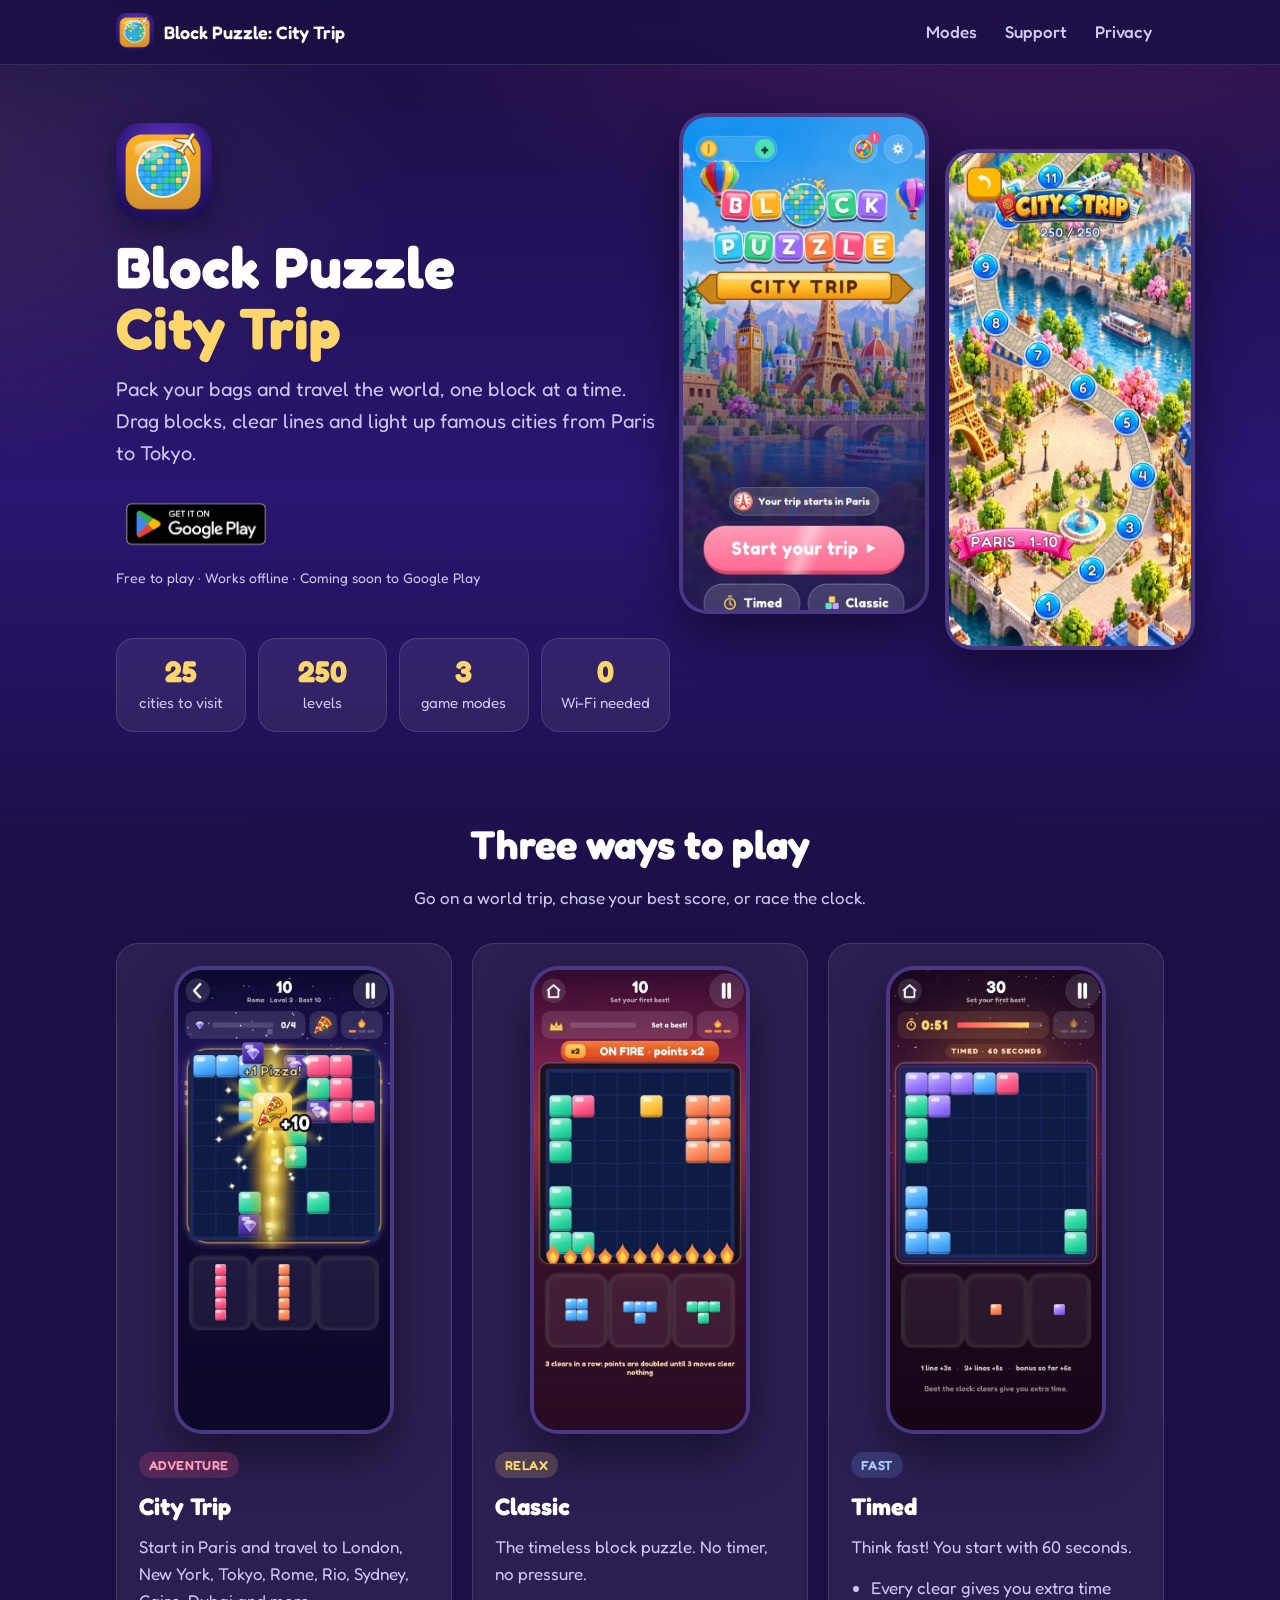
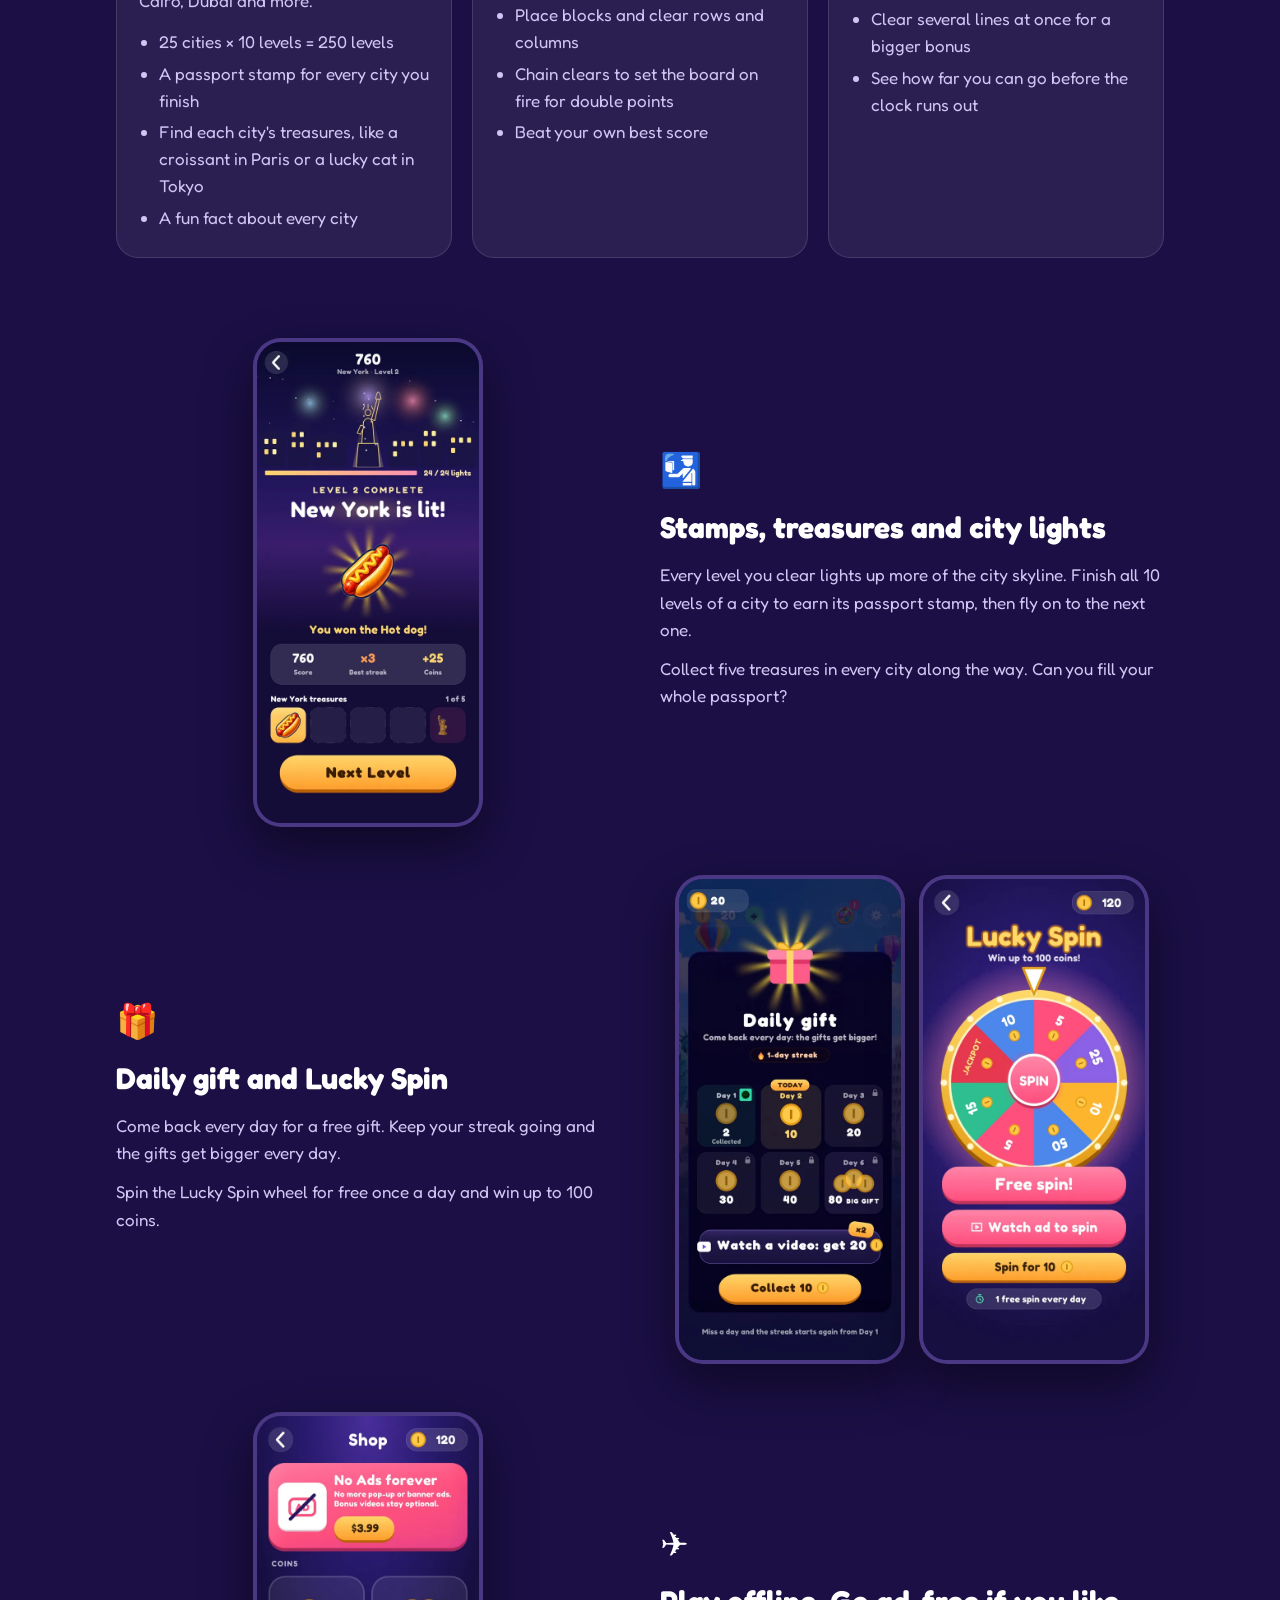
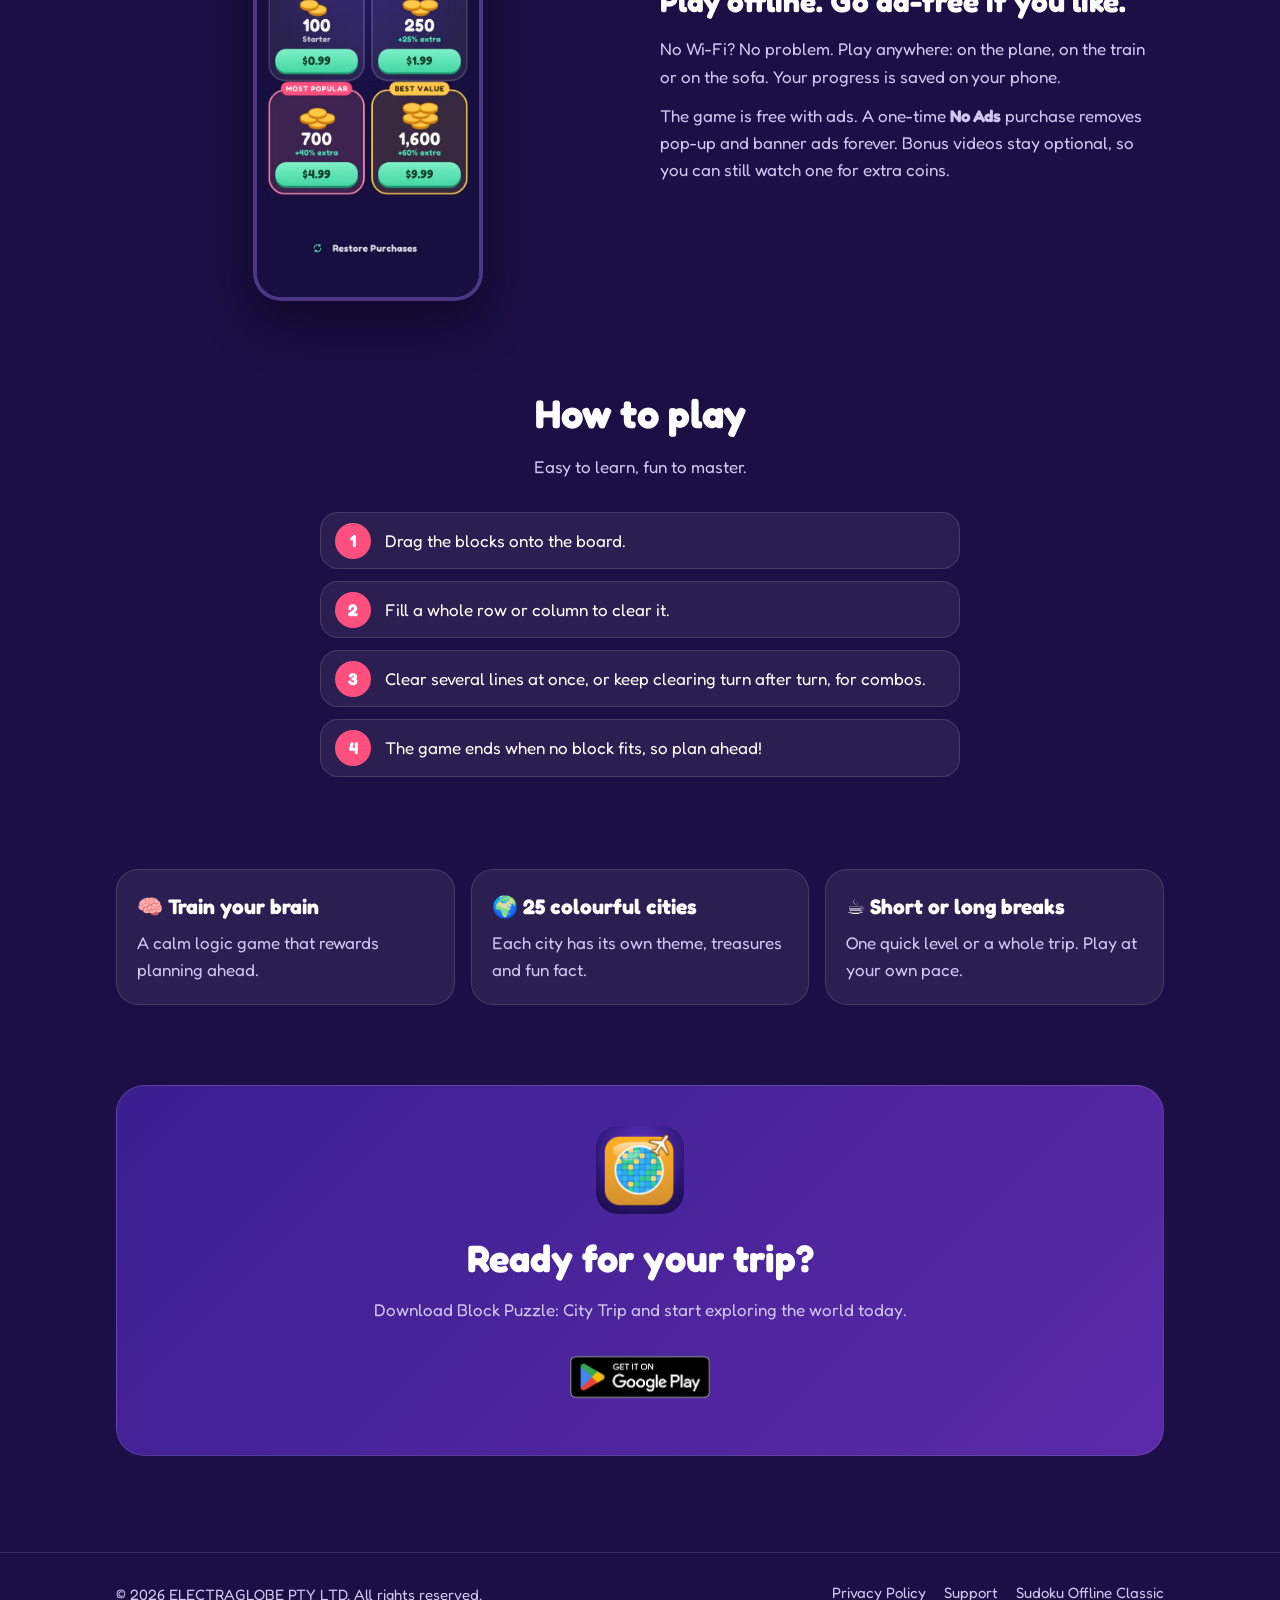
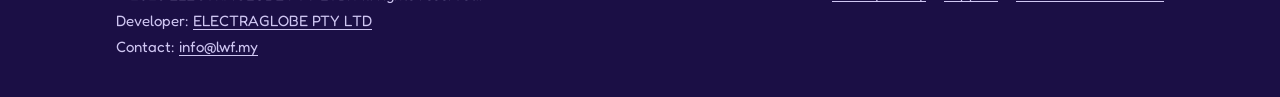
<file: block-puzzle/index.html>
<!DOCTYPE html>
<html lang="en">
<head>
  <meta charset="UTF-8">
  <meta name="viewport" content="width=device-width, initial-scale=1.0">
  <title>Block Puzzle: City Trip - Travel the World, One Block at a Time</title>
  <meta name="description" content="Block Puzzle: City Trip is a relaxing block puzzle game with a travel twist. 25 cities, 250 levels, passport stamps, Classic and Timed modes, daily gifts and offline play.">
  <meta name="robots" content="index, follow">
  <meta name="theme-color" content="#1b0f45">
  <link rel="canonical" href="https://sudokuofflineclassic.com/block-puzzle/">
  <meta property="og:type" content="website">
  <meta property="og:title" content="Block Puzzle: City Trip">
  <meta property="og:description" content="Travel the world one block at a time. 25 cities, 250 levels, play offline.">
  <meta property="og:url" content="https://sudokuofflineclassic.com/block-puzzle/">
  <meta property="og:image" content="https://sudokuofflineclassic.com/block-puzzle/img/og.jpg">
  <meta name="twitter:card" content="summary_large_image">
  <link rel="icon" type="image/png" sizes="32x32" href="img/icon-32.png">
  <link rel="apple-touch-icon" href="img/icon-180.png">
  <link rel="preconnect" href="https://fonts.googleapis.com">
  <link rel="preconnect" href="https://fonts.gstatic.com" crossorigin>
  <link href="https://fonts.googleapis.com/css2?family=Fredoka:wght@400;500;600;700&display=swap" rel="stylesheet">
  <link rel="stylesheet" href="style.css">
  <script type="application/ld+json">
  {
    "@context": "https://schema.org",
    "@type": "MobileApplication",
    "name": "Block Puzzle: City Trip",
    "operatingSystem": "Android",
    "applicationCategory": "GameApplication",
    "offers": { "@type": "Offer", "price": "0", "priceCurrency": "USD" },
    "author": { "@type": "Organization", "name": "ELECTRAGLOBE PTY LTD", "url": "https://electraglobe.com/" }
  }
  </script>
</head>
<body>

  <header class="bp-header">
    <div class="wrap">
      <a href="./" class="bp-brand" aria-label="Block Puzzle: City Trip home">
        <img src="img/icon-180.png" alt="" width="38" height="38">
        <span>Block Puzzle: City Trip</span>
      </a>
      <nav class="bp-nav" aria-label="Block Puzzle pages">
        <a href="#modes" class="hide-sm">Modes</a>
        <a href="support.html">Support</a>
        <a href="privacy.html">Privacy</a>
      </nav>
    </div>
  </header>

  <main>
    <section class="hero">
      <div class="wrap">
        <div>
          <img class="hero__icon" src="img/icon-512.png" alt="Block Puzzle: City Trip app icon" width="96" height="96">
          <h1>Block Puzzle <span>City Trip</span></h1>
          <p class="lead">Pack your bags and travel the world, one block at a time. Drag blocks, clear lines and light up famous cities from Paris to Tokyo.</p>
          <div class="hero__cta">
            <a class="play-badge" href="https://play.google.com/store/apps/details?id=com.blockpuzzle.citytrip" target="_blank" rel="noopener noreferrer" aria-label="Get it on Google Play">
              <img src="../assets/google-play-badge.png" alt="Get it on Google Play" width="161" height="62">
            </a>
          </div>
          <p class="hero__note">Free to play &middot; Works offline &middot; Coming soon to Google Play</p>
        </div>
        <div class="hero__phones">
          <img class="phone" src="img/home.webp" alt="Block Puzzle: City Trip home screen with Start your trip, Timed and Classic buttons" width="540" height="1110">
          <img class="phone" src="img/map.webp" alt="City Trip map of Paris with levels 1 to 10" width="540" height="1110">
        </div>
      </div>
      <div class="wrap">
        <div class="stats">
          <div class="stat"><b>25</b><span>cities to visit</span></div>
          <div class="stat"><b>250</b><span>levels</span></div>
          <div class="stat"><b>3</b><span>game modes</span></div>
          <div class="stat"><b>0</b><span>Wi-Fi needed</span></div>
        </div>
      </div>
    </section>

    <section id="modes">
      <div class="wrap">
        <h2 class="section-title">Three ways to play</h2>
        <p class="section-sub">Go on a world trip, chase your best score, or race the clock.</p>
        <div class="modes">
          <article class="mode">
            <img class="phone" src="img/treasure.webp" alt="A City Trip level in Rome where the player finds a pizza treasure" width="540" height="1170" loading="lazy">
            <span class="tag tag--pink">Adventure</span>
            <h3>City Trip</h3>
            <p>Start in Paris and travel to London, New York, Tokyo, Rome, Rio, Sydney, Cairo, Dubai and more.</p>
            <ul>
              <li>25 cities &times; 10 levels = 250 levels</li>
              <li>A passport stamp for every city you finish</li>
              <li>Find each city's treasures, like a croissant in Paris or a lucky cat in Tokyo</li>
              <li>A fun fact about every city</li>
            </ul>
          </article>
          <article class="mode">
            <img class="phone" src="img/classic.webp" alt="Classic mode with the board on fire for double points" width="540" height="1170" loading="lazy">
            <span class="tag tag--gold">Relax</span>
            <h3>Classic</h3>
            <p>The timeless block puzzle. No timer, no pressure.</p>
            <ul>
              <li>Place blocks and clear rows and columns</li>
              <li>Chain clears to set the board on fire for double points</li>
              <li>Beat your own best score</li>
            </ul>
          </article>
          <article class="mode">
            <img class="phone" src="img/timed.webp" alt="Timed mode with a 60 second clock" width="540" height="1170" loading="lazy">
            <span class="tag tag--blue">Fast</span>
            <h3>Timed</h3>
            <p>Think fast! You start with 60 seconds.</p>
            <ul>
              <li>Every clear gives you extra time</li>
              <li>Clear several lines at once for a bigger bonus</li>
              <li>See how far you can go before the clock runs out</li>
            </ul>
          </article>
        </div>
      </div>
    </section>

    <section>
      <div class="wrap">
        <div class="feature">
          <div class="feature__media">
            <img class="phone" src="img/city-lit.webp" alt="Level complete: New York is lit, you won the hot dog" width="540" height="1170" loading="lazy">
          </div>
          <div>
            <span class="emoji" aria-hidden="true">🛂</span>
            <h3>Stamps, treasures and city lights</h3>
            <p>Every level you clear lights up more of the city skyline. Finish all 10 levels of a city to earn its passport stamp, then fly on to the next one.</p>
            <p>Collect five treasures in every city along the way. Can you fill your whole passport?</p>
          </div>
        </div>

        <div class="feature feature--flip">
          <div class="feature__media">
            <img class="phone" src="img/daily-gift.webp" alt="Daily gift calendar with growing rewards each day" width="540" height="1170" loading="lazy">
            <img class="phone" src="img/lucky-spin.webp" alt="Lucky Spin wheel with coin prizes" width="540" height="1170" loading="lazy">
          </div>
          <div>
            <span class="emoji" aria-hidden="true">🎁</span>
            <h3>Daily gift and Lucky Spin</h3>
            <p>Come back every day for a free gift. Keep your streak going and the gifts get bigger every day.</p>
            <p>Spin the Lucky Spin wheel for free once a day and win up to 100 coins.</p>
          </div>
        </div>

        <div class="feature">
          <div class="feature__media">
            <img class="phone" src="img/shop.webp" alt="Shop with No Ads forever and coin packs" width="540" height="1170" loading="lazy">
          </div>
          <div>
            <span class="emoji" aria-hidden="true">✈️</span>
            <h3>Play offline. Go ad-free if you like.</h3>
            <p>No Wi-Fi? No problem. Play anywhere: on the plane, on the train or on the sofa. Your progress is saved on your phone.</p>
            <p>The game is free with ads. A one-time <strong>No Ads</strong> purchase removes pop-up and banner ads forever. Bonus videos stay optional, so you can still watch one for extra coins.</p>
          </div>
        </div>
      </div>
    </section>

    <section>
      <div class="wrap">
        <h2 class="section-title">How to play</h2>
        <p class="section-sub">Easy to learn, fun to master.</p>
        <ol class="steps">
          <li>Drag the blocks onto the board.</li>
          <li>Fill a whole row or column to clear it.</li>
          <li>Clear several lines at once, or keep clearing turn after turn, for combos.</li>
          <li>The game ends when no block fits, so plan ahead!</li>
        </ol>
      </div>
    </section>

    <section>
      <div class="wrap">
        <div class="cards">
          <div class="card"><h3>🧠 Train your brain</h3><p>A calm logic game that rewards planning ahead.</p></div>
          <div class="card"><h3>🌍 25 colourful cities</h3><p>Each city has its own theme, treasures and fun fact.</p></div>
          <div class="card"><h3>☕ Short or long breaks</h3><p>One quick level or a whole trip. Play at your own pace.</p></div>
        </div>
      </div>
    </section>

    <section id="download">
      <div class="wrap">
        <div class="band">
          <img class="band__icon" src="img/icon-180.png" alt="" width="88" height="88">
          <h2>Ready for your trip?</h2>
          <p>Download Block Puzzle: City Trip and start exploring the world today.</p>
          <a class="play-badge" href="https://play.google.com/store/apps/details?id=com.blockpuzzle.citytrip" target="_blank" rel="noopener noreferrer" aria-label="Get it on Google Play">
            <img src="../assets/google-play-badge.png" alt="Get it on Google Play" width="161" height="62">
          </a>
        </div>
      </div>
    </section>
  </main>

  <footer class="bp-footer">
    <div class="wrap">
      <div>
        <p>&copy; 2026 ELECTRAGLOBE PTY LTD. All rights reserved.</p>
        <p>Developer: <a href="https://electraglobe.com/" target="_blank" rel="noopener noreferrer">ELECTRAGLOBE PTY LTD</a></p>
        <p>Contact: <a href="mailto:info@lwf.my">info@lwf.my</a></p>
      </div>
      <nav aria-label="Footer">
        <a href="privacy.html">Privacy Policy</a>
        <a href="support.html">Support</a>
        <a href="/">Sudoku Offline Classic</a>
      </nav>
    </div>
  </footer>

</body>
</html>
</file>
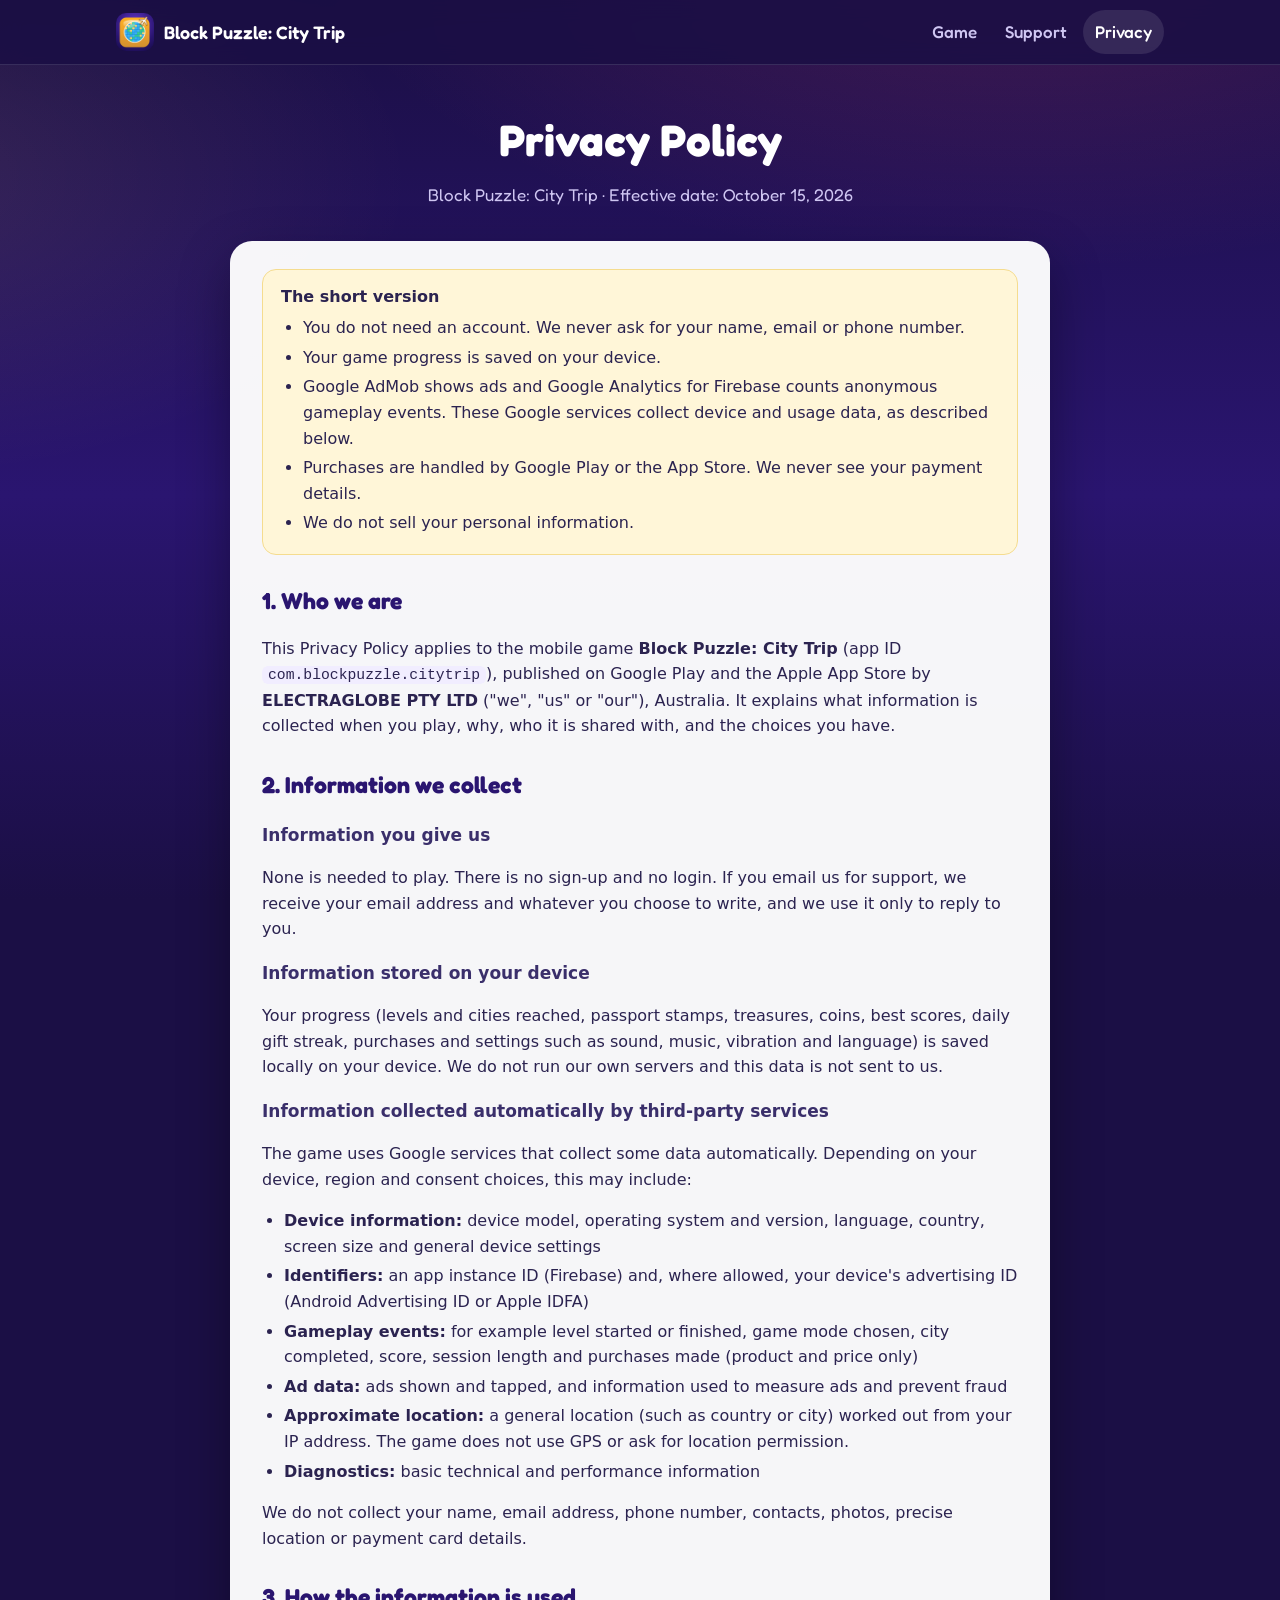
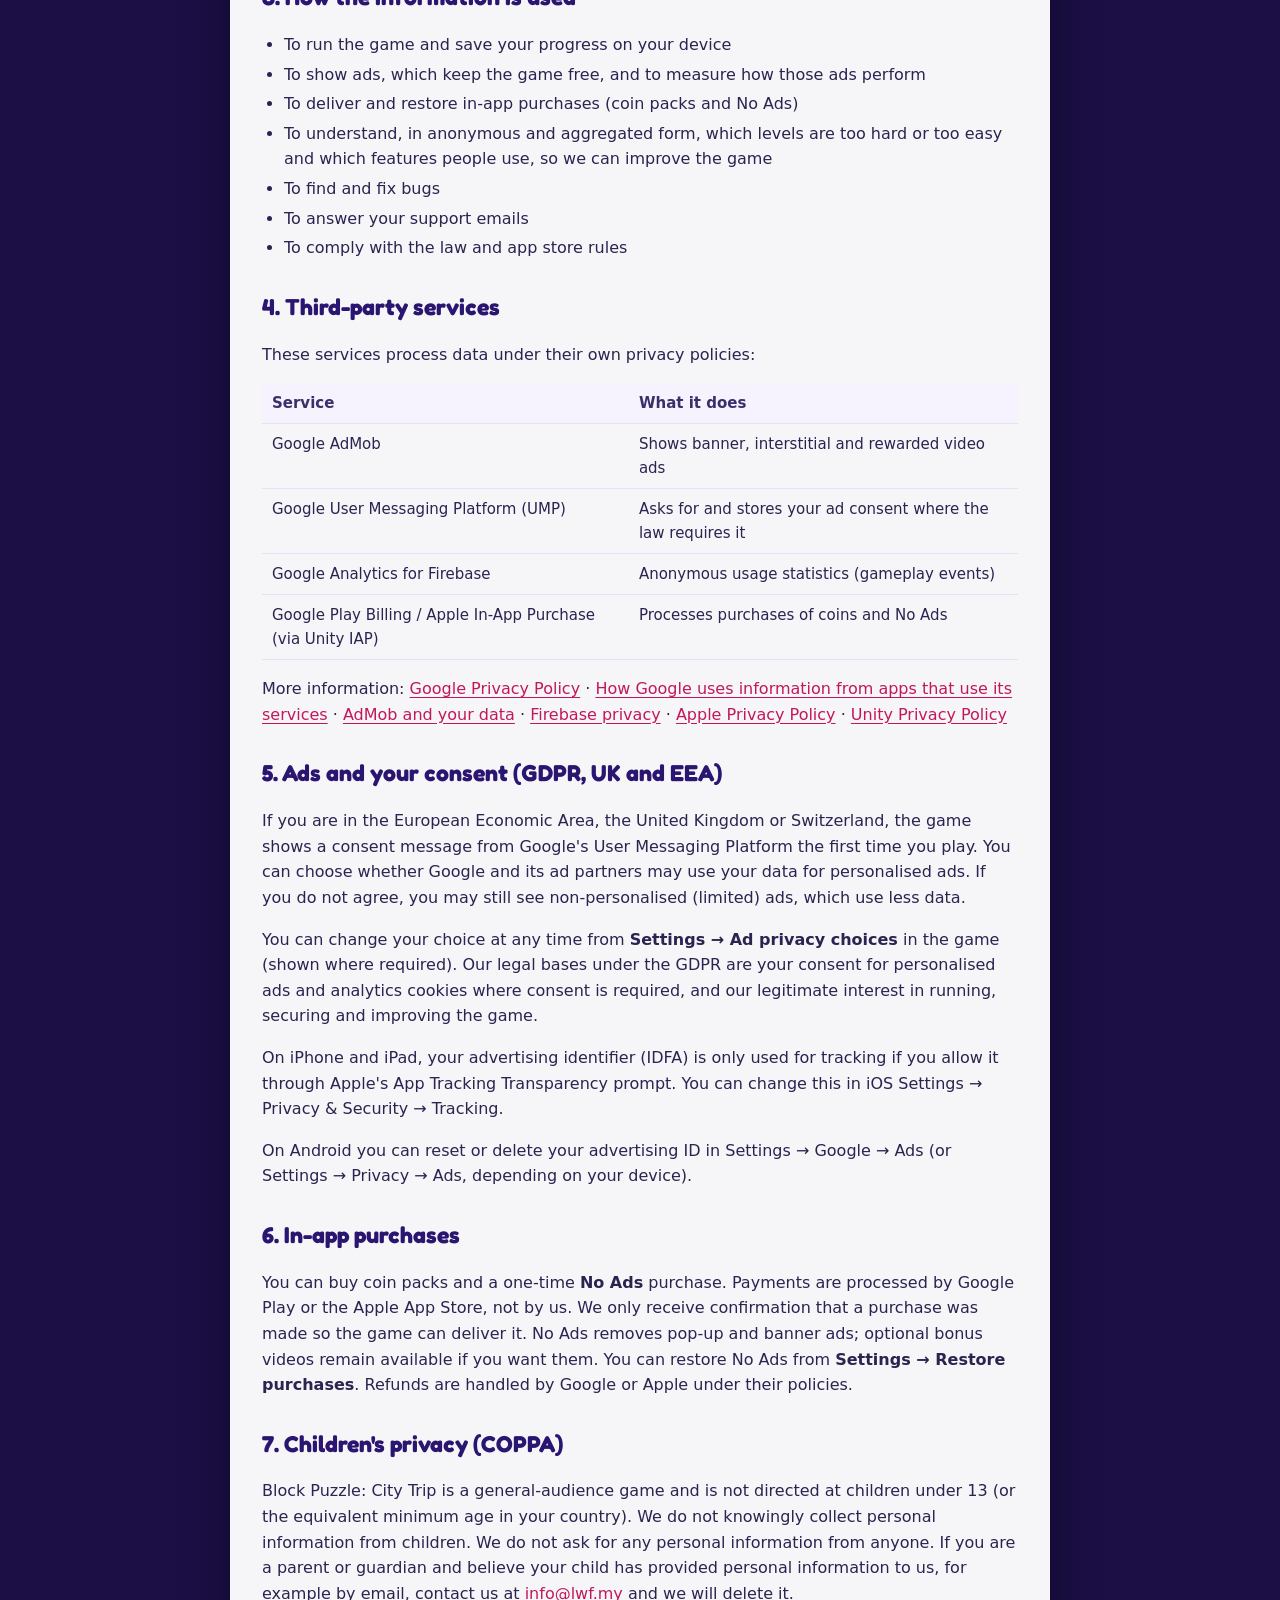
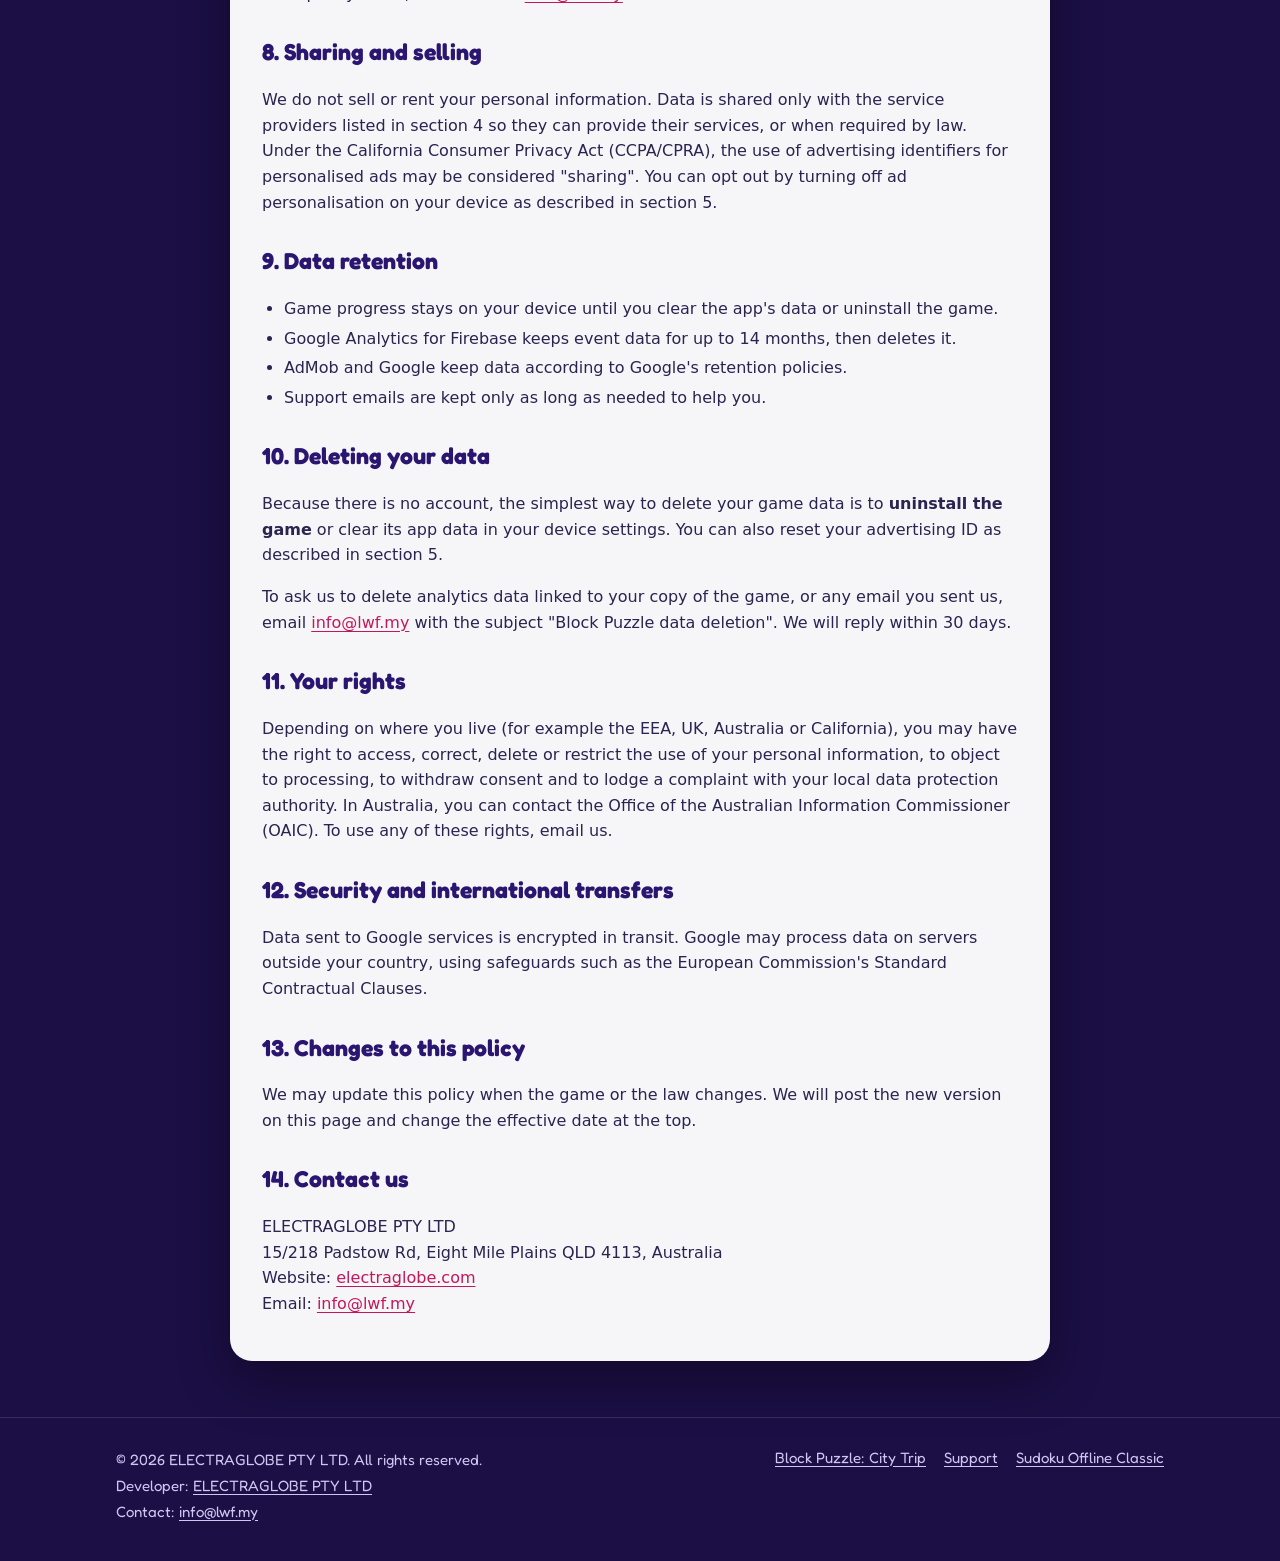
<file: block-puzzle-privacy.html>
<!DOCTYPE html>
<html lang="en">
<head>
  <meta charset="UTF-8">
  <meta name="viewport" content="width=device-width, initial-scale=1.0">
  <title>Privacy Policy - Block Puzzle: City Trip</title>
  <meta name="robots" content="noindex, follow">
  <link rel="canonical" href="https://sudokuofflineclassic.com/block-puzzle/privacy.html">
  <meta http-equiv="refresh" content="0; url=/block-puzzle/privacy.html">
  <script>location.replace('/block-puzzle/privacy.html' + location.hash);</script>
</head>
<body>
  <p>The Block Puzzle: City Trip privacy policy has moved to <a href="/block-puzzle/privacy.html">sudokuofflineclassic.com/block-puzzle/privacy.html</a>.</p>
</body>
</html>
</file>
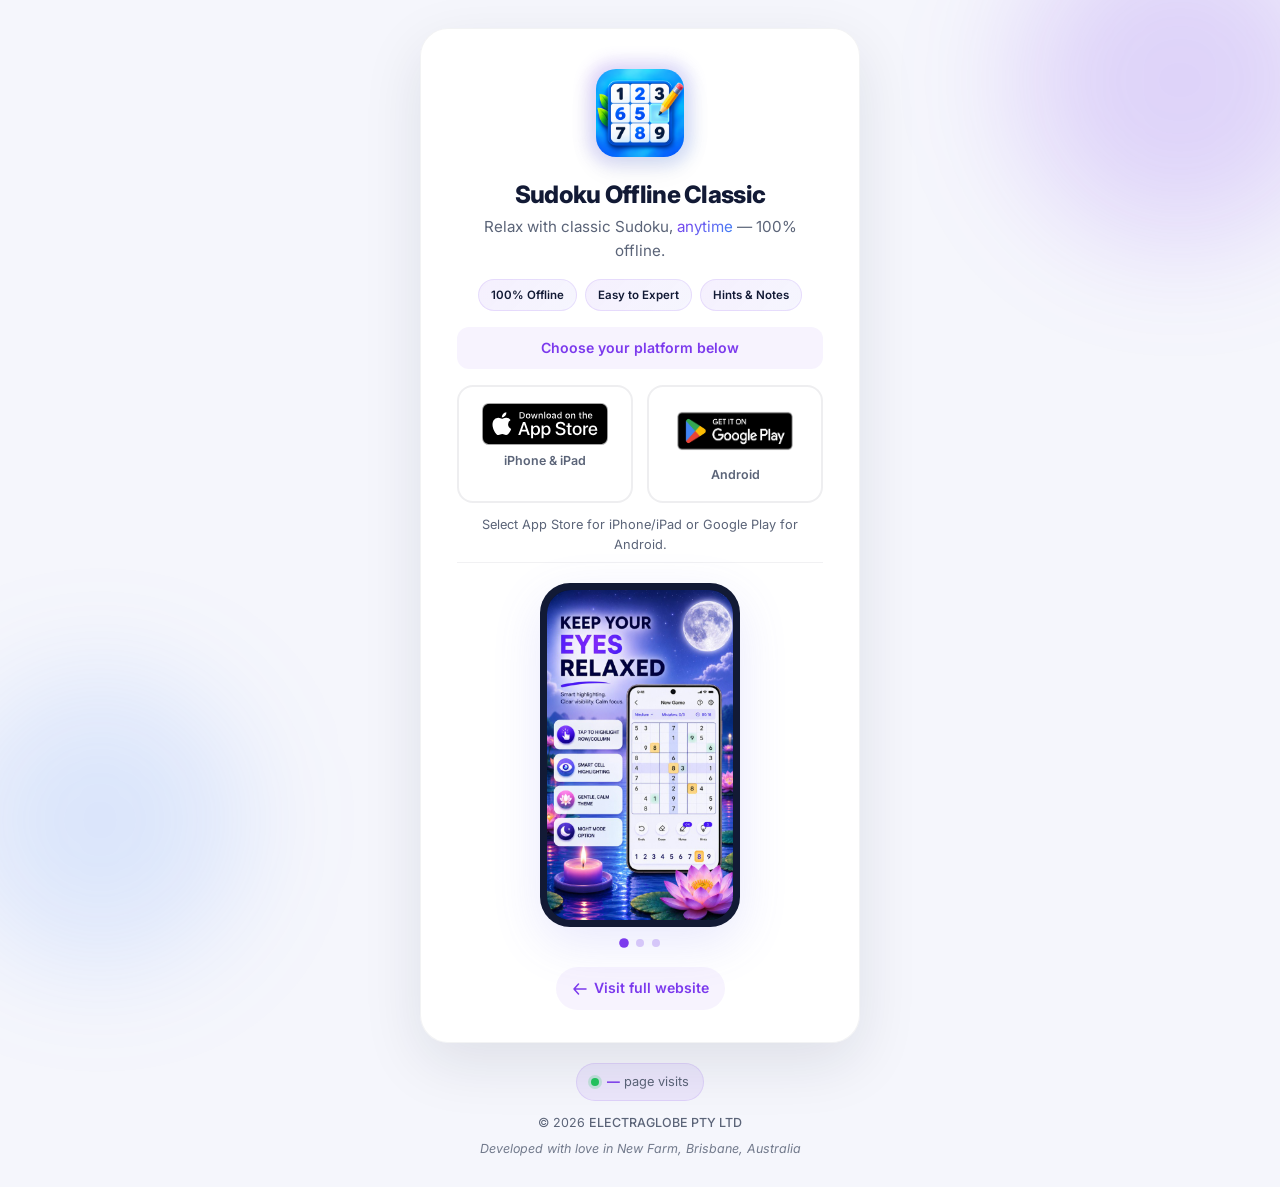
<file: download.html>
<!DOCTYPE html>
<html lang="en">
<head>
  <meta charset="UTF-8">
  <meta name="viewport" content="width=device-width, initial-scale=1.0">
  <title>Download Sudoku Offline Classic Puzzle</title>
  <meta name="description" content="Download Sudoku Offline Classic Puzzle on iPhone or Android. Play classic Sudoku offline anytime.">
  <meta name="robots" content="index, follow">
  <link rel="canonical" href="https://sudoku-offline-game.pages.dev/download.html">

  <meta property="og:type" content="website">
  <meta property="og:title" content="Download Sudoku Offline Classic Puzzle">
  <meta property="og:description" content="Get Sudoku Offline Classic Puzzle on the App Store or Google Play. Play classic Sudoku offline anytime.">
  <meta property="og:url" content="https://sudoku-offline-game.pages.dev/download.html">
  <meta property="og:image" content="https://sudoku-offline-game.pages.dev/assets/og-image.png">
  <meta property="og:site_name" content="Sudoku Offline Classic Puzzle">

  <meta name="twitter:card" content="summary_large_image">
  <meta name="twitter:title" content="Download Sudoku Offline Classic Puzzle">
  <meta name="twitter:description" content="Get Sudoku Offline Classic Puzzle on the App Store or Google Play.">
  <meta name="twitter:image" content="https://sudoku-offline-game.pages.dev/assets/og-image.png">

  <link rel="icon" type="image/png" sizes="32x32" href="assets/favicon-32.png">
  <link rel="apple-touch-icon" href="assets/apple-touch-icon.png">
  <link rel="preconnect" href="https://fonts.googleapis.com">
  <link rel="preconnect" href="https://fonts.gstatic.com" crossorigin>
  <link href="https://fonts.googleapis.com/css2?family=Inter:wght@400;500;600;700;800&display=swap" rel="stylesheet">
  <link rel="stylesheet" href="styles.css">
</head>
<body class="download-page">

  <div class="download__bg" aria-hidden="true">
    <span class="download__blob download__blob--1"></span>
    <span class="download__blob download__blob--2"></span>
  </div>

  <main class="download">
    <div class="download__card">
      <div class="download__header">
        <div class="download__logo-wrap">
          <img src="assets/logo.png" alt="Sudoku Offline Classic Puzzle" class="download__logo" width="88" height="88">
        </div>
        <h1 class="download__title">Sudoku Offline Classic</h1>
        <p class="download__tagline">Relax with classic Sudoku, <span class="gradient-text">anytime</span> — 100% offline.</p>
      </div>

      <div class="download__perks">
        <span class="download__perk">100% Offline</span>
        <span class="download__perk">Easy to Expert</span>
        <span class="download__perk">Hints &amp; Notes</span>
      </div>

      <div class="download__status" id="downloadStatus" aria-live="polite">
        <span class="download__spinner" id="downloadSpinner" hidden aria-hidden="true"></span>
        <p class="download__status-text" id="downloadStatusText">Choose your platform below</p>
      </div>

      <div class="download__stores">
        <a href="https://apps.apple.com/app/sudoku-puzzle-offline-classic/id6782259803" class="download__store-btn download__store-btn--apple" id="appStoreLink" target="_blank" rel="noopener noreferrer">
          <img src="assets/app-store-badge.svg" alt="Download on the App Store" width="140" height="47">
          <span class="download__store-label">iPhone &amp; iPad</span>
        </a>

        <a href="https://play.google.com/store/apps/details?id=com.sudoku.offline.puzzle&hl=en" class="download__store-btn download__store-btn--google" id="playStoreLink" target="_blank" rel="noopener noreferrer">
          <img src="assets/google-play-badge.png" alt="Get it on Google Play" width="155" height="60">
          <span class="download__store-label">Android</span>
        </a>
      </div>

      <p class="download__hint" id="downloadHint">We&apos;ll send you to the right store automatically on mobile.</p>

      <div class="download__preview" id="downloadCarousel" aria-label="App preview">
        <div class="phone-frame phone-frame--download">
          <div class="phone-frame__screen phone-frame__screen--carousel">
            <div class="hero-carousel__slide is-active">
              <img src="assets/screenshot-2.png" alt="Smart highlighting" width="220" height="391">
            </div>
            <div class="hero-carousel__slide">
              <img src="assets/screenshot-1.png" alt="Play anywhere offline" width="220" height="391">
            </div>
            <div class="hero-carousel__slide">
              <img src="assets/screenshot-4.png" alt="Notes and hints" width="220" height="391">
            </div>
          </div>
        </div>
        <div class="download__dots hero-carousel__dots" aria-hidden="true">
          <span class="hero-carousel__dot is-active"></span>
          <span class="hero-carousel__dot"></span>
          <span class="hero-carousel__dot"></span>
        </div>
      </div>

      <a href="index.html" class="download__home">
        <svg width="16" height="16" viewBox="0 0 16 16" fill="none" aria-hidden="true"><path d="M6.5 3L2 8l4.5 5M2 8h12" stroke="currentColor" stroke-width="1.5" stroke-linecap="round" stroke-linejoin="round"/></svg>
        Visit full website
      </a>
    </div>

    <footer class="download__footer">
      <p class="download__counter" id="visitCounter" aria-live="polite">
        <span class="download__counter-dot" aria-hidden="true"></span>
        <span><strong id="visitCount">—</strong> page visits</span>
      </p>
      <p>&copy; 2026 <a href="https://electraglobe.com/" target="_blank" rel="noopener noreferrer">ELECTRAGLOBE PTY LTD</a></p>
      <p class="footer__love">Developed with love in New Farm, Brisbane, Australia</p>
    </footer>
  </main>

  <script src="download.js"></script>
</body>
</html>
</file>
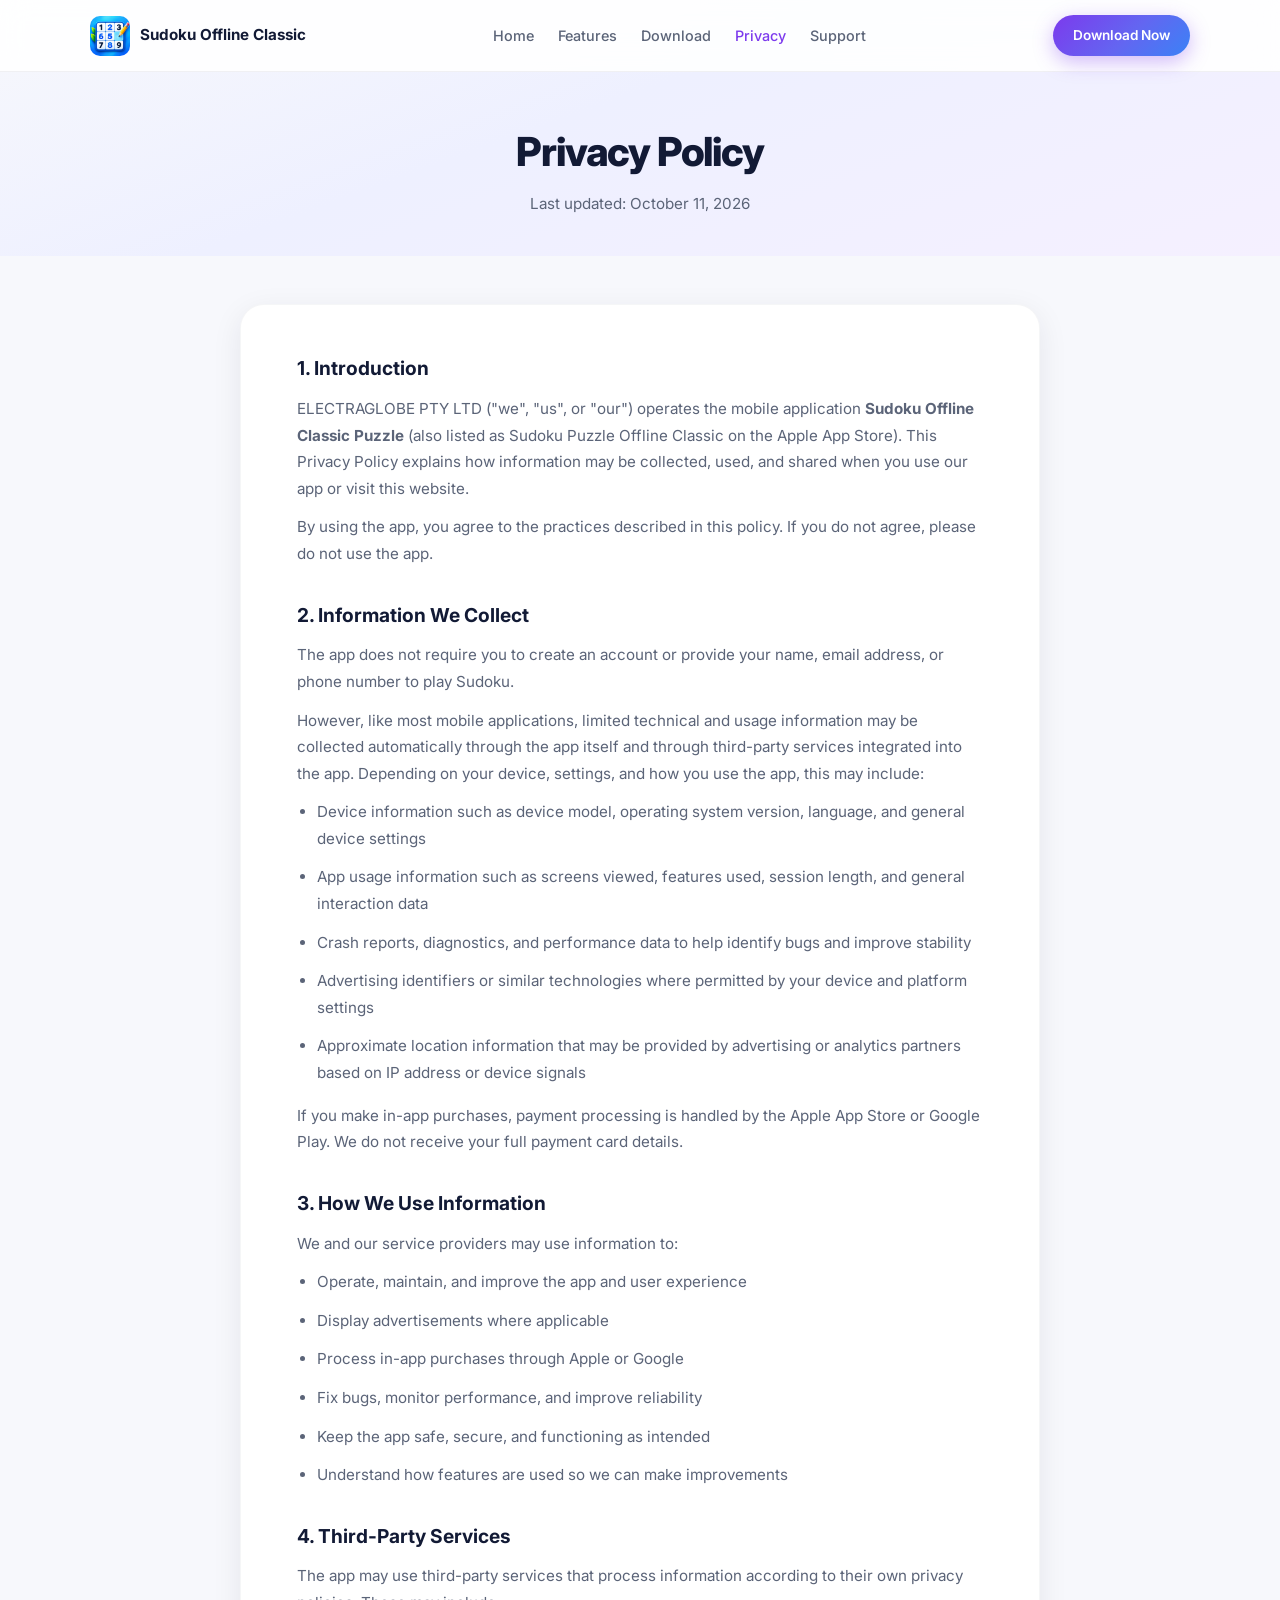
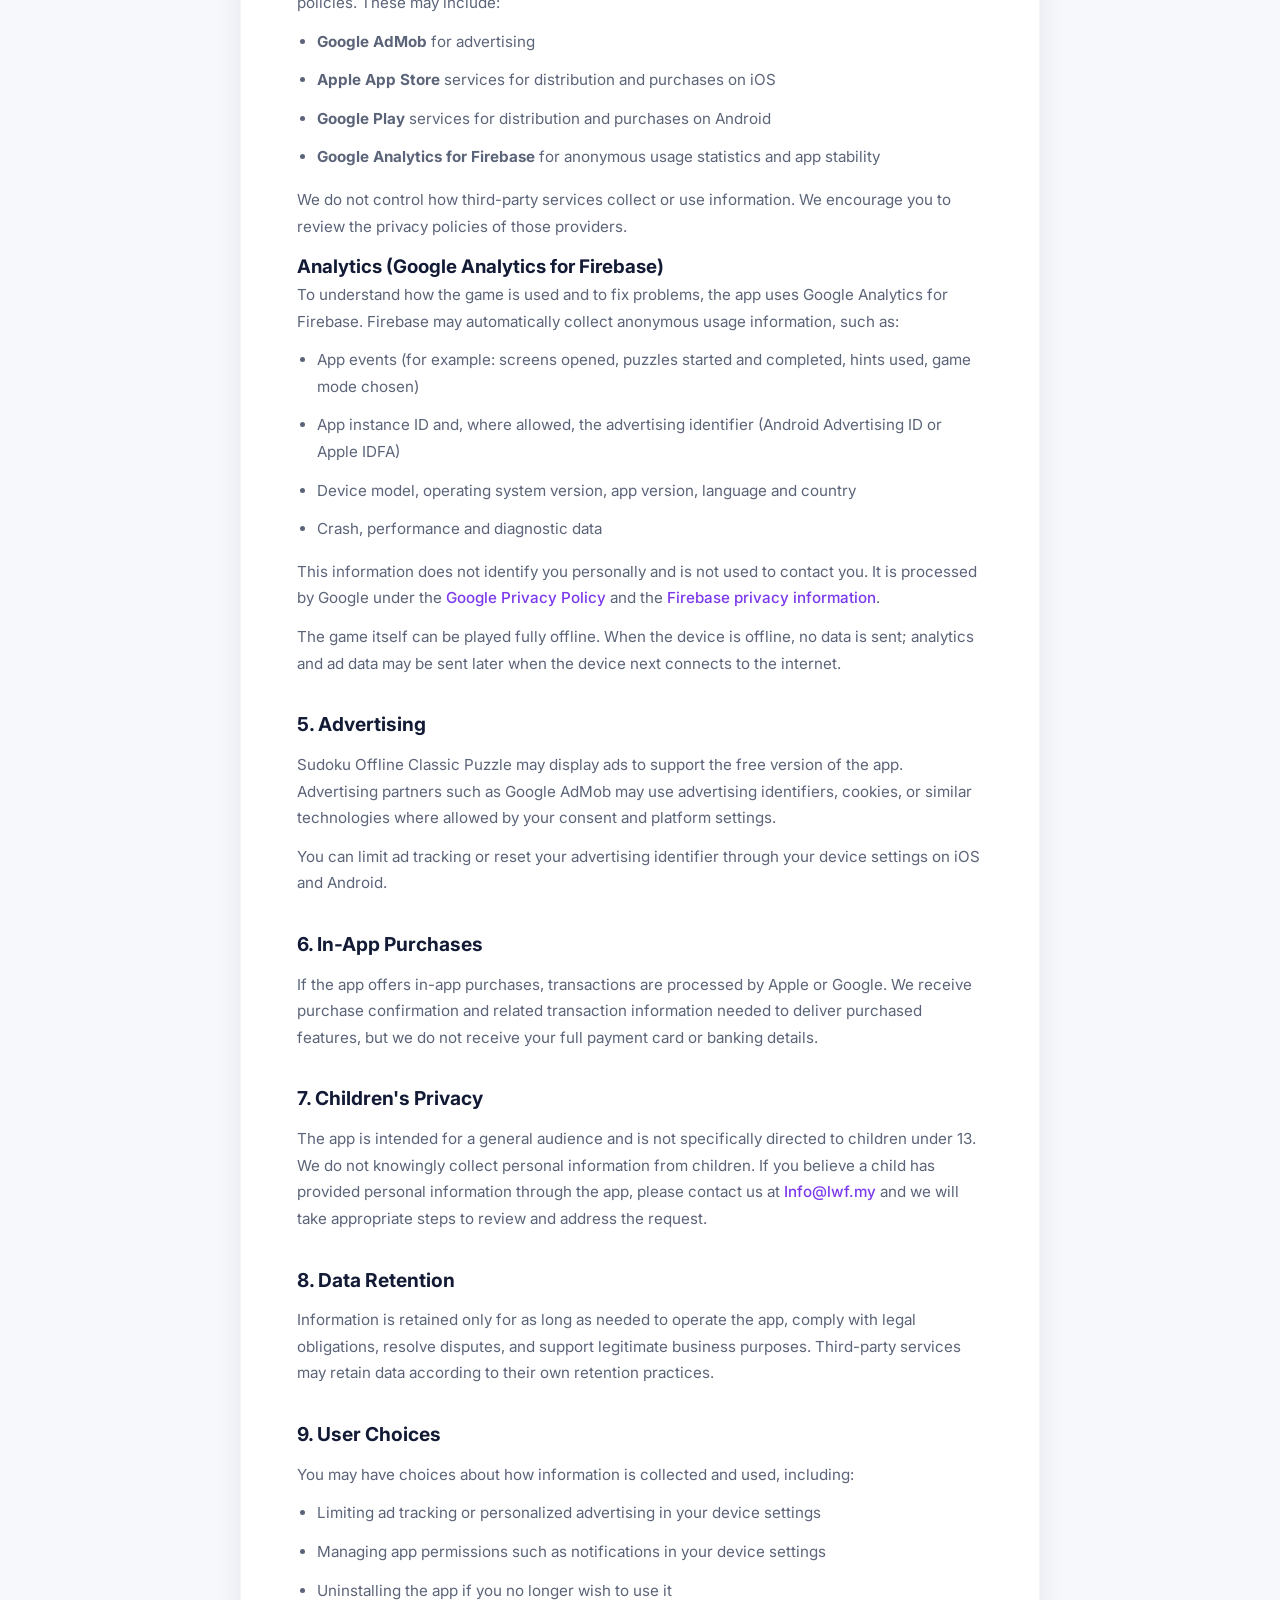
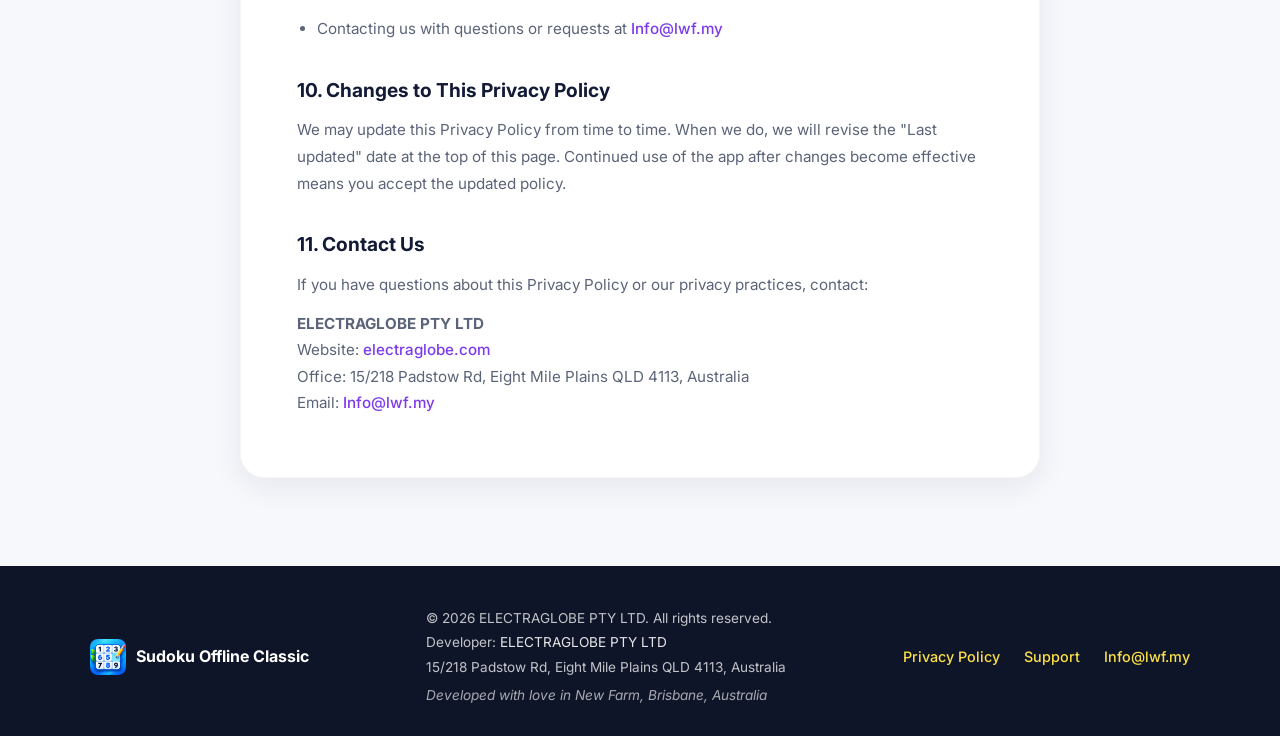
<file: privacy.html>
<!DOCTYPE html>
<html lang="en">
<head>
  <meta charset="UTF-8">
  <meta name="viewport" content="width=device-width, initial-scale=1.0">
  <title>Privacy Policy - Sudoku Offline Classic Puzzle</title>
  <meta name="description" content="Privacy Policy for Sudoku Offline Classic Puzzle by ELECTRAGLOBE PTY LTD.">
  <meta name="robots" content="index, follow">
  <link rel="canonical" href="https://sudoku-offline-game.pages.dev/privacy.html">
  <link rel="icon" type="image/png" sizes="32x32" href="assets/favicon-32.png">
  <link rel="apple-touch-icon" href="assets/apple-touch-icon.png">
  <link rel="preconnect" href="https://fonts.googleapis.com">
  <link rel="preconnect" href="https://fonts.gstatic.com" crossorigin>
  <link href="https://fonts.googleapis.com/css2?family=Inter:wght@400;500;600;700;800&display=swap" rel="stylesheet">
  <link rel="stylesheet" href="styles.css">
</head>
<body>

  <header class="header" id="top">
    <div class="container header__inner">
      <a href="index.html" class="logo" aria-label="Sudoku Offline Classic Puzzle home">
        <img src="assets/logo.png" alt="Sudoku Offline Classic Puzzle logo" class="logo__img" width="40" height="40">
        <span class="logo__text">Sudoku Offline Classic</span>
      </a>
      <button class="nav-toggle" id="navToggle" aria-label="Toggle navigation" aria-expanded="false">
        <span></span><span></span><span></span>
      </button>
      <nav class="nav" id="mainNav" aria-label="Main navigation">
        <a href="index.html" class="nav__link">Home</a>
        <a href="index.html#features" class="nav__link">Features</a>
        <a href="index.html#download" class="nav__link">Download</a>
        <a href="privacy.html" class="nav__link nav__link--active">Privacy</a>
        <a href="support.html" class="nav__link">Support</a>
      </nav>
      <a href="index.html#download" class="btn btn--gradient btn--sm header__cta">Download Now</a>
    </div>
  </header>

  <main>
    <section class="page-hero">
      <div class="container">
        <h1 class="page-hero__title">Privacy Policy</h1>
        <p class="page-hero__meta">Last updated: October 11, 2026</p>
      </div>
    </section>

    <section class="page-content">
      <div class="container">
        <div class="content-card">
          <h2>1. Introduction</h2>
          <p>
            ELECTRAGLOBE PTY LTD ("we", "us", or "our") operates the mobile application <strong>Sudoku Offline Classic Puzzle</strong> (also listed as Sudoku Puzzle Offline Classic on the Apple App Store). This Privacy Policy explains how information may be collected, used, and shared when you use our app or visit this website.
          </p>
          <p>
            By using the app, you agree to the practices described in this policy. If you do not agree, please do not use the app.
          </p>

          <h2>2. Information We Collect</h2>
          <p>
            The app does not require you to create an account or provide your name, email address, or phone number to play Sudoku.
          </p>
          <p>
            However, like most mobile applications, limited technical and usage information may be collected automatically through the app itself and through third-party services integrated into the app. Depending on your device, settings, and how you use the app, this may include:
          </p>
          <ul>
            <li>Device information such as device model, operating system version, language, and general device settings</li>
            <li>App usage information such as screens viewed, features used, session length, and general interaction data</li>
            <li>Crash reports, diagnostics, and performance data to help identify bugs and improve stability</li>
            <li>Advertising identifiers or similar technologies where permitted by your device and platform settings</li>
            <li>Approximate location information that may be provided by advertising or analytics partners based on IP address or device signals</li>
          </ul>
          <p>
            If you make in-app purchases, payment processing is handled by the Apple App Store or Google Play. We do not receive your full payment card details.
          </p>

          <h2>3. How We Use Information</h2>
          <p>We and our service providers may use information to:</p>
          <ul>
            <li>Operate, maintain, and improve the app and user experience</li>
            <li>Display advertisements where applicable</li>
            <li>Process in-app purchases through Apple or Google</li>
            <li>Fix bugs, monitor performance, and improve reliability</li>
            <li>Keep the app safe, secure, and functioning as intended</li>
            <li>Understand how features are used so we can make improvements</li>
          </ul>

          <h2>4. Third-Party Services</h2>
          <p>
            The app may use third-party services that process information according to their own privacy policies. These may include:
          </p>
          <ul>
            <li><strong>Google AdMob</strong> for advertising</li>
            <li><strong>Apple App Store</strong> services for distribution and purchases on iOS</li>
            <li><strong>Google Play</strong> services for distribution and purchases on Android</li>
            <li><strong>Google Analytics for Firebase</strong> for anonymous usage statistics and app stability</li>
          </ul>
          <p>
            We do not control how third-party services collect or use information. We encourage you to review the privacy policies of those providers.
          </p>

          <h3>Analytics (Google Analytics for Firebase)</h3>
          <p>
            To understand how the game is used and to fix problems, the app uses Google Analytics for Firebase. Firebase may automatically collect anonymous usage information, such as:
          </p>
          <ul>
            <li>App events (for example: screens opened, puzzles started and completed, hints used, game mode chosen)</li>
            <li>App instance ID and, where allowed, the advertising identifier (Android Advertising ID or Apple IDFA)</li>
            <li>Device model, operating system version, app version, language and country</li>
            <li>Crash, performance and diagnostic data</li>
          </ul>
          <p>
            This information does not identify you personally and is not used to contact you. It is processed by Google under the <a href="https://policies.google.com/privacy" target="_blank" rel="noopener noreferrer">Google Privacy Policy</a> and the <a href="https://firebase.google.com/support/privacy" target="_blank" rel="noopener noreferrer">Firebase privacy information</a>.
          </p>
          <p>
            The game itself can be played fully offline. When the device is offline, no data is sent; analytics and ad data may be sent later when the device next connects to the internet.
          </p>

          <h2>5. Advertising</h2>
          <p>
            Sudoku Offline Classic Puzzle may display ads to support the free version of the app. Advertising partners such as Google AdMob may use advertising identifiers, cookies, or similar technologies where allowed by your consent and platform settings.
          </p>
          <p>
            You can limit ad tracking or reset your advertising identifier through your device settings on iOS and Android.
          </p>

          <h2>6. In-App Purchases</h2>
          <p>
            If the app offers in-app purchases, transactions are processed by Apple or Google. We receive purchase confirmation and related transaction information needed to deliver purchased features, but we do not receive your full payment card or banking details.
          </p>

          <h2>7. Children's Privacy</h2>
          <p>
            The app is intended for a general audience and is not specifically directed to children under 13. We do not knowingly collect personal information from children. If you believe a child has provided personal information through the app, please contact us at <a href="mailto:Info@lwf.my">Info@lwf.my</a> and we will take appropriate steps to review and address the request.
          </p>

          <h2>8. Data Retention</h2>
          <p>
            Information is retained only for as long as needed to operate the app, comply with legal obligations, resolve disputes, and support legitimate business purposes. Third-party services may retain data according to their own retention practices.
          </p>

          <h2>9. User Choices</h2>
          <p>You may have choices about how information is collected and used, including:</p>
          <ul>
            <li>Limiting ad tracking or personalized advertising in your device settings</li>
            <li>Managing app permissions such as notifications in your device settings</li>
            <li>Uninstalling the app if you no longer wish to use it</li>
            <li>Contacting us with questions or requests at <a href="mailto:Info@lwf.my">Info@lwf.my</a></li>
          </ul>

          <h2>10. Changes to This Privacy Policy</h2>
          <p>
            We may update this Privacy Policy from time to time. When we do, we will revise the "Last updated" date at the top of this page. Continued use of the app after changes become effective means you accept the updated policy.
          </p>

          <h2>11. Contact Us</h2>
          <p>
            If you have questions about this Privacy Policy or our privacy practices, contact:
          </p>
          <p>
            <strong>ELECTRAGLOBE PTY LTD</strong><br>
            Website: <a href="https://electraglobe.com/" target="_blank" rel="noopener noreferrer">electraglobe.com</a><br>
            Office: 15/218 Padstow Rd, Eight Mile Plains QLD 4113, Australia<br>
            Email: <a href="mailto:Info@lwf.my">Info@lwf.my</a>
          </p>
        </div>
      </div>
    </section>
  </main>

  <footer class="footer">
    <div class="container footer__inner">
      <div class="footer__brand">
        <img src="assets/logo.png" alt="" width="36" height="36">
        <span>Sudoku Offline Classic</span>
      </div>
      <div class="footer__info">
        <p>&copy; 2026 ELECTRAGLOBE PTY LTD. All rights reserved.</p>
        <p>Developer: <a href="https://electraglobe.com/" target="_blank" rel="noopener noreferrer">ELECTRAGLOBE PTY LTD</a></p>
        <p>15/218 Padstow Rd, Eight Mile Plains QLD 4113, Australia</p>
        <p class="footer__love">Developed with love in New Farm, Brisbane, Australia</p>
      </div>
      <div class="footer__links">
        <a href="privacy.html">Privacy Policy</a>
        <a href="support.html">Support</a>
        <a href="mailto:Info@lwf.my">Info@lwf.my</a>
      </div>
    </div>
  </footer>

  <script src="script.js"></script>
</body>
</html>
</file>
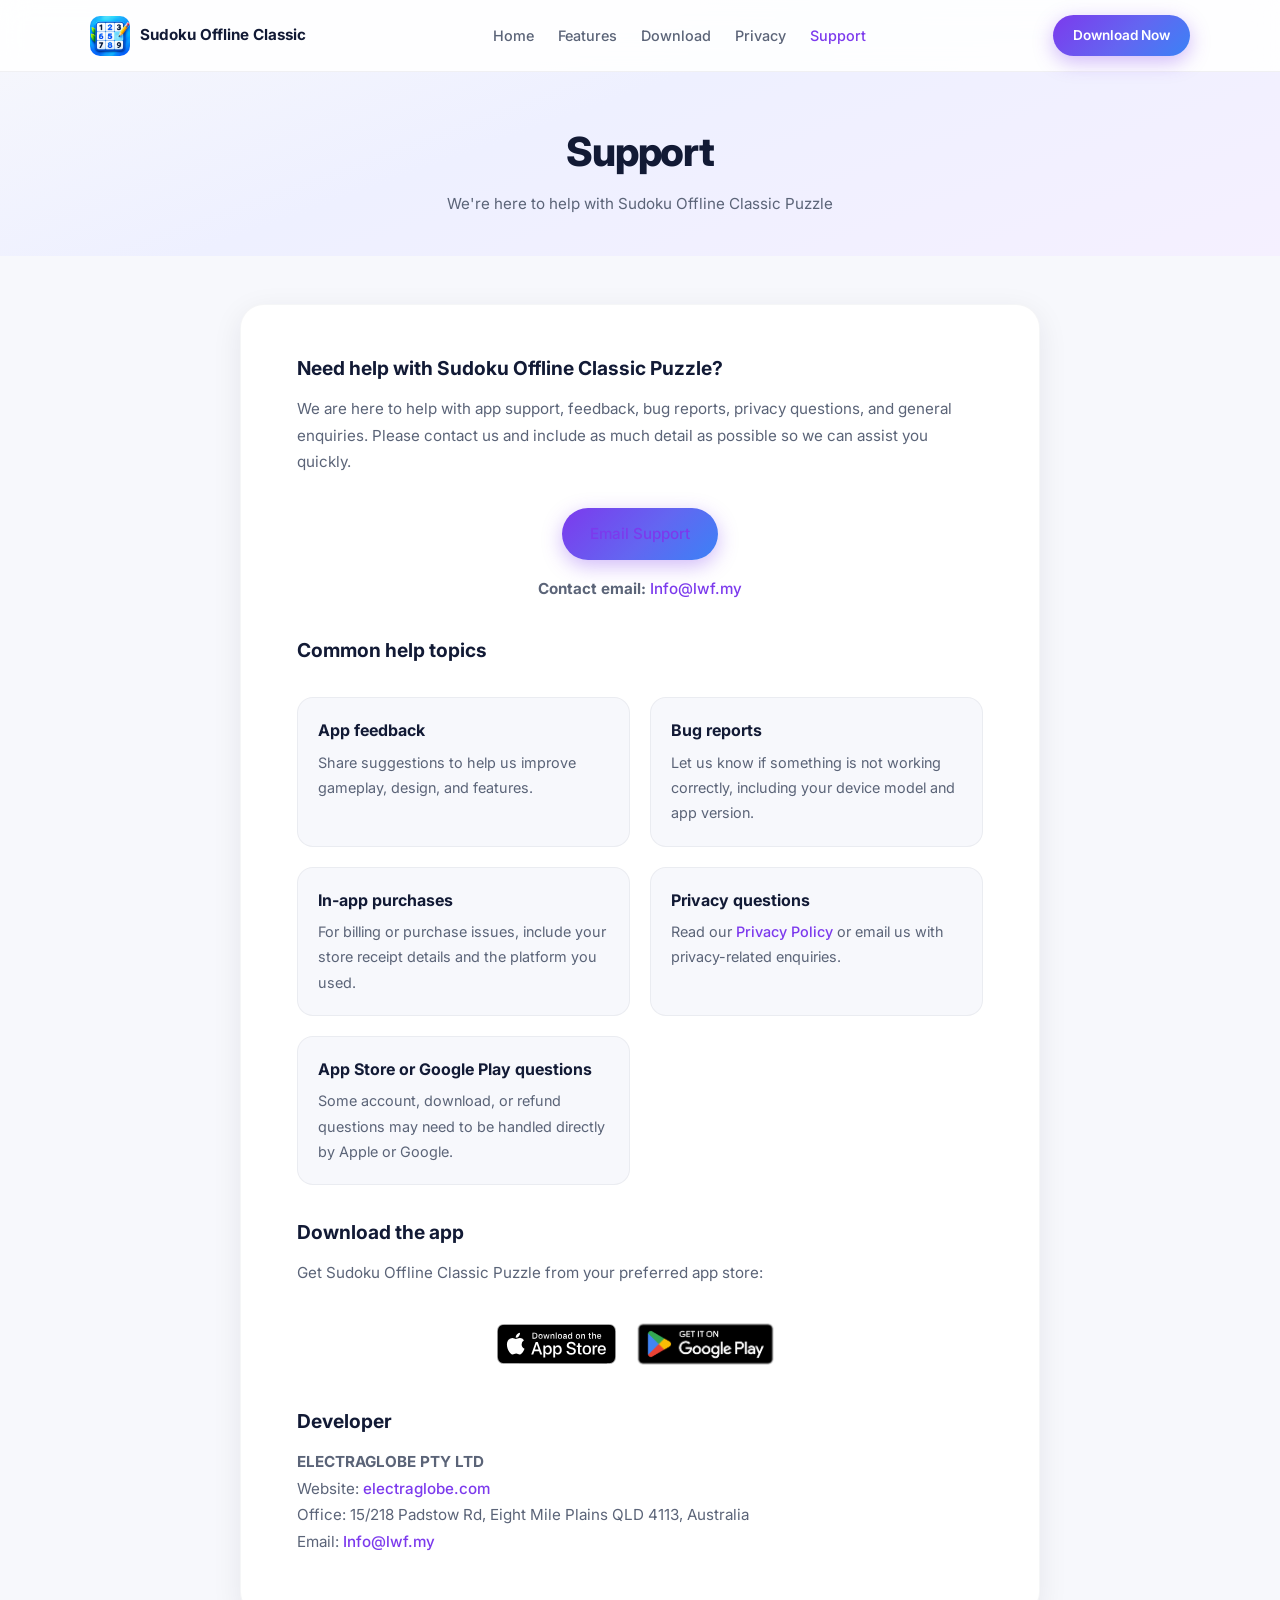
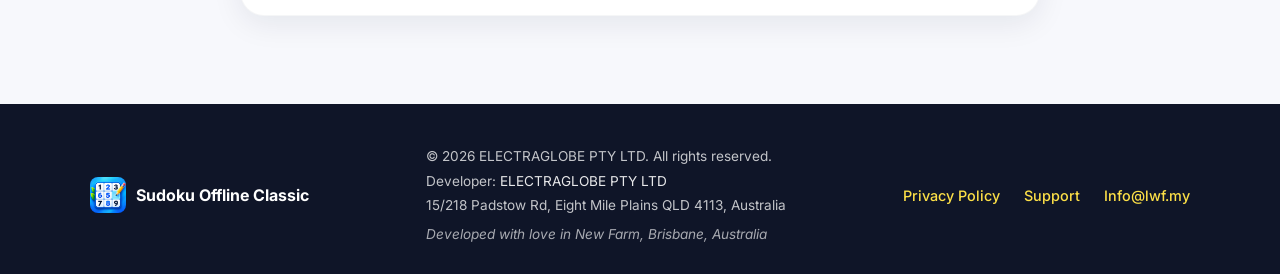
<file: support.html>
<!DOCTYPE html>
<html lang="en">
<head>
  <meta charset="UTF-8">
  <meta name="viewport" content="width=device-width, initial-scale=1.0">
  <title>Support - Sudoku Offline Classic Puzzle</title>
  <meta name="description" content="Get support for Sudoku Offline Classic Puzzle. Contact ELECTRAGLOBE PTY LTD for help, feedback, and bug reports.">
  <meta name="robots" content="index, follow">
  <link rel="canonical" href="https://sudoku-offline-game.pages.dev/support.html">
  <link rel="icon" type="image/png" sizes="32x32" href="assets/favicon-32.png">
  <link rel="apple-touch-icon" href="assets/apple-touch-icon.png">
  <link rel="preconnect" href="https://fonts.googleapis.com">
  <link rel="preconnect" href="https://fonts.gstatic.com" crossorigin>
  <link href="https://fonts.googleapis.com/css2?family=Inter:wght@400;500;600;700;800&display=swap" rel="stylesheet">
  <link rel="stylesheet" href="styles.css">
</head>
<body>

  <header class="header" id="top">
    <div class="container header__inner">
      <a href="index.html" class="logo" aria-label="Sudoku Offline Classic Puzzle home">
        <img src="assets/logo.png" alt="Sudoku Offline Classic Puzzle logo" class="logo__img" width="40" height="40">
        <span class="logo__text">Sudoku Offline Classic</span>
      </a>
      <button class="nav-toggle" id="navToggle" aria-label="Toggle navigation" aria-expanded="false">
        <span></span><span></span><span></span>
      </button>
      <nav class="nav" id="mainNav" aria-label="Main navigation">
        <a href="index.html" class="nav__link">Home</a>
        <a href="index.html#features" class="nav__link">Features</a>
        <a href="index.html#download" class="nav__link">Download</a>
        <a href="privacy.html" class="nav__link">Privacy</a>
        <a href="support.html" class="nav__link nav__link--active">Support</a>
      </nav>
      <a href="index.html#download" class="btn btn--gradient btn--sm header__cta">Download Now</a>
    </div>
  </header>

  <main>
    <section class="page-hero">
      <div class="container">
        <h1 class="page-hero__title">Support</h1>
        <p class="page-hero__meta">We're here to help with Sudoku Offline Classic Puzzle</p>
      </div>
    </section>

    <section class="page-content">
      <div class="container">
        <div class="content-card">
          <h2 style="margin-top:0;">Need help with Sudoku Offline Classic Puzzle?</h2>
          <p>
            We are here to help with app support, feedback, bug reports, privacy questions, and general enquiries. Please contact us and include as much detail as possible so we can assist you quickly.
          </p>

          <div class="support-actions">
            <a href="mailto:Info@lwf.my?subject=Sudoku%20Offline%20Classic%20Puzzle%20Support" class="btn btn--gradient">Email Support</a>
          </div>

          <p style="text-align:center; margin-top: 16px;">
            <strong>Contact email:</strong> <a href="mailto:Info@lwf.my">Info@lwf.my</a>
          </p>

          <h2>Common help topics</h2>
          <div class="support-grid">
            <div class="support-topic">
              <h3>App feedback</h3>
              <p>Share suggestions to help us improve gameplay, design, and features.</p>
            </div>
            <div class="support-topic">
              <h3>Bug reports</h3>
              <p>Let us know if something is not working correctly, including your device model and app version.</p>
            </div>
            <div class="support-topic">
              <h3>In-app purchases</h3>
              <p>For billing or purchase issues, include your store receipt details and the platform you used.</p>
            </div>
            <div class="support-topic">
              <h3>Privacy questions</h3>
              <p>Read our <a href="privacy.html">Privacy Policy</a> or email us with privacy-related enquiries.</p>
            </div>
            <div class="support-topic">
              <h3>App Store or Google Play questions</h3>
              <p>Some account, download, or refund questions may need to be handled directly by Apple or Google.</p>
            </div>
          </div>

          <h2>Download the app</h2>
          <p>Get Sudoku Offline Classic Puzzle from your preferred app store:</p>
          <div class="store-buttons store-buttons--center">
            <a href="https://apps.apple.com/app/sudoku-puzzle-offline-classic/id6782259803" class="store-btn store-btn--apple" target="_blank" rel="noopener noreferrer" aria-label="Download on the App Store">
              <img src="assets/app-store-badge.svg" alt="Download on the App Store" width="120" height="40">
            </a>
            <a href="https://play.google.com/store/apps/details?id=com.sudoku.offline.puzzle&hl=en" class="store-btn store-btn--google" target="_blank" rel="noopener noreferrer" aria-label="Get it on Google Play">
              <img src="assets/google-play-badge.png" alt="Get it on Google Play" width="155" height="60">
            </a>
          </div>

          <h2>Developer</h2>
          <p>
            <strong>ELECTRAGLOBE PTY LTD</strong><br>
            Website: <a href="https://electraglobe.com/" target="_blank" rel="noopener noreferrer">electraglobe.com</a><br>
            Office: 15/218 Padstow Rd, Eight Mile Plains QLD 4113, Australia<br>
            Email: <a href="mailto:Info@lwf.my">Info@lwf.my</a>
          </p>
        </div>
      </div>
    </section>
  </main>

  <footer class="footer">
    <div class="container footer__inner">
      <div class="footer__brand">
        <img src="assets/logo.png" alt="" width="36" height="36">
        <span>Sudoku Offline Classic</span>
      </div>
      <div class="footer__info">
        <p>&copy; 2026 ELECTRAGLOBE PTY LTD. All rights reserved.</p>
        <p>Developer: <a href="https://electraglobe.com/" target="_blank" rel="noopener noreferrer">ELECTRAGLOBE PTY LTD</a></p>
        <p>15/218 Padstow Rd, Eight Mile Plains QLD 4113, Australia</p>
        <p class="footer__love">Developed with love in New Farm, Brisbane, Australia</p>
      </div>
      <div class="footer__links">
        <a href="privacy.html">Privacy Policy</a>
        <a href="support.html">Support</a>
        <a href="mailto:Info@lwf.my">Info@lwf.my</a>
      </div>
    </div>
  </footer>

  <script src="script.js"></script>
</body>
</html>
</file>
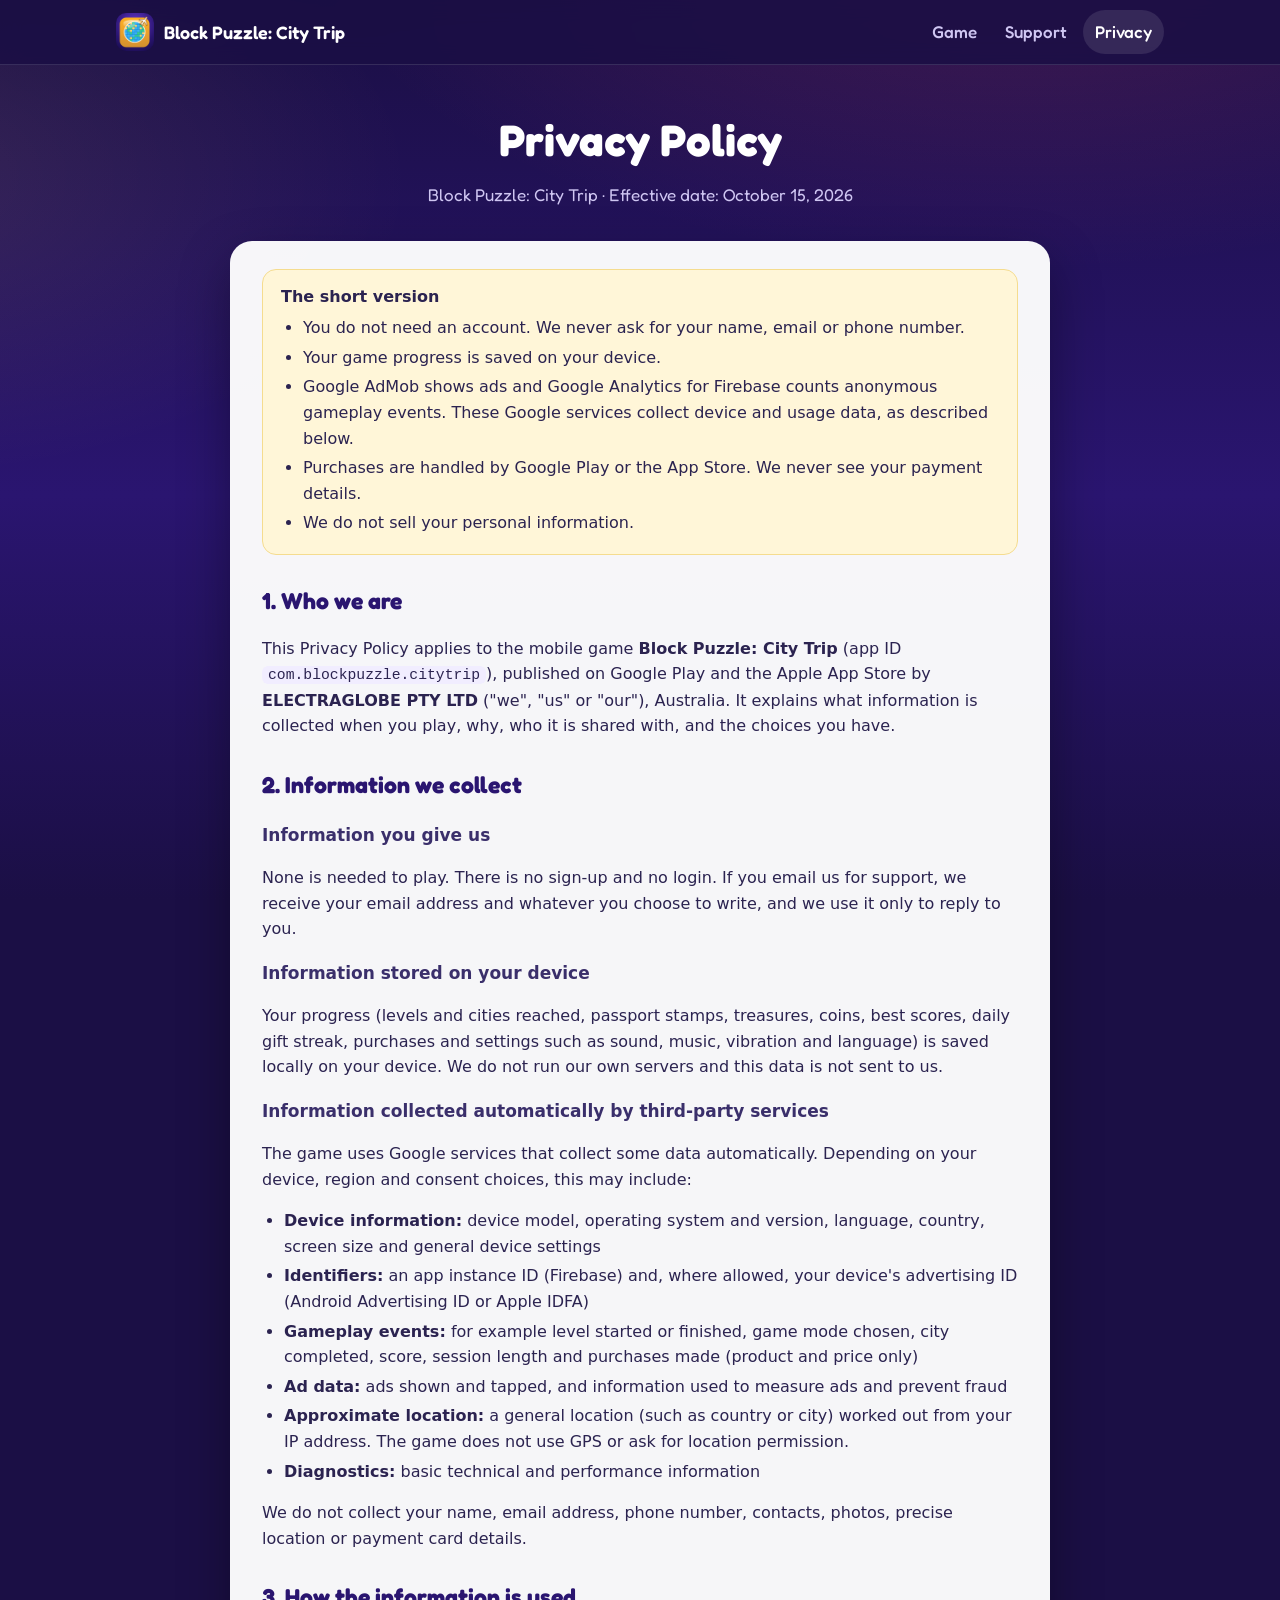
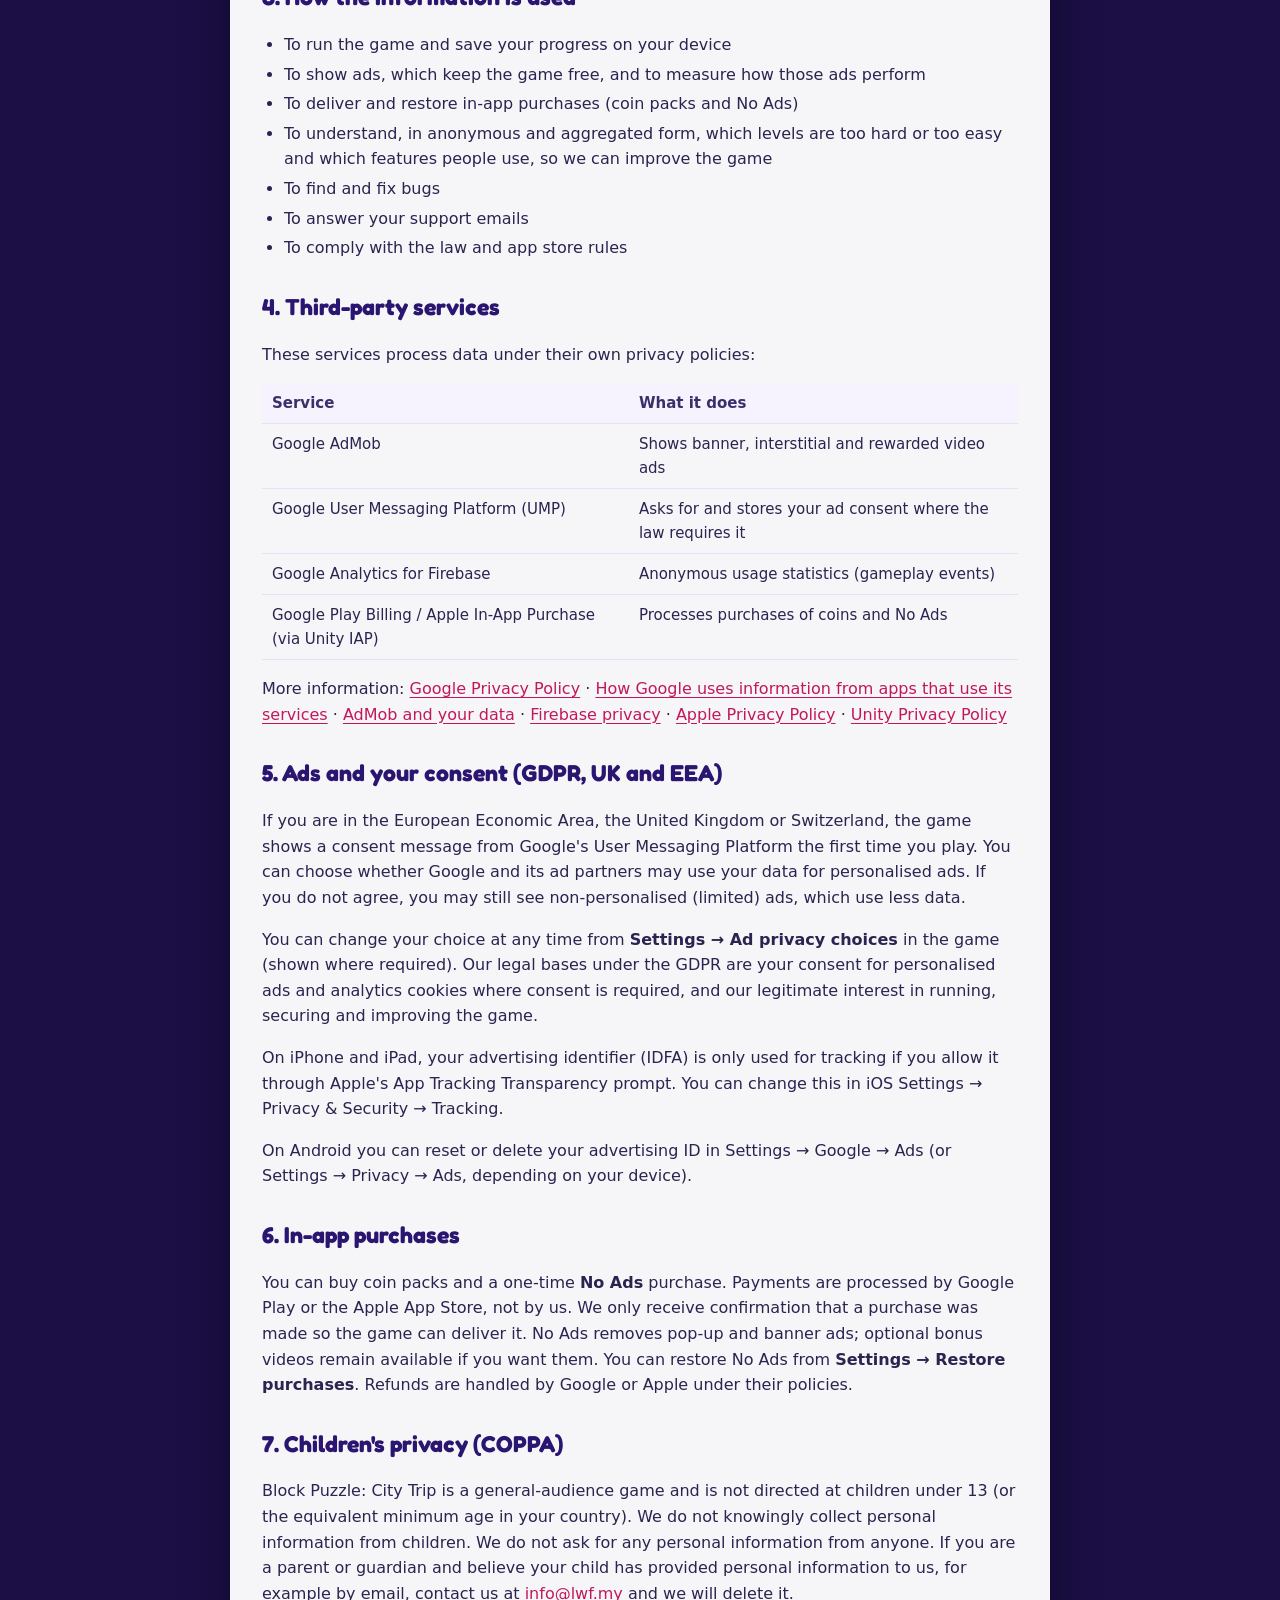
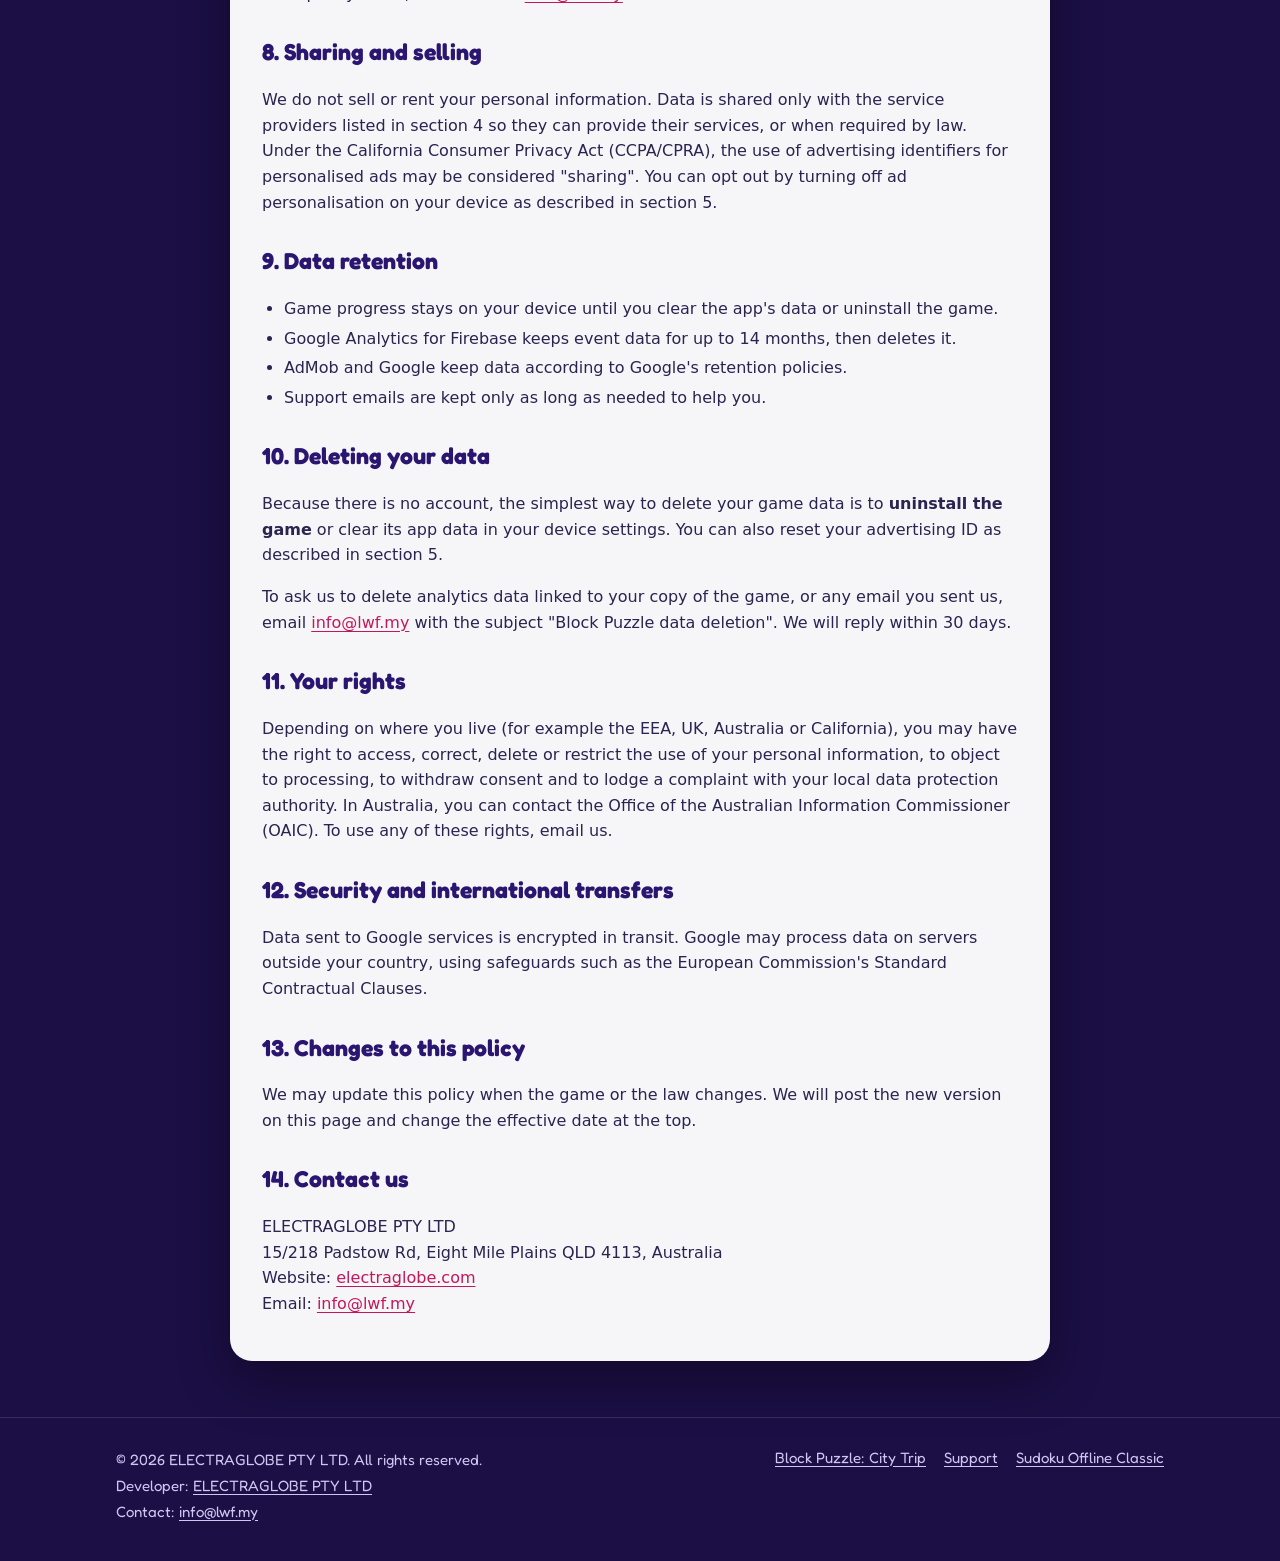
<file: block-puzzle/privacy.html>
<!DOCTYPE html>
<html lang="en">
<head>
  <meta charset="UTF-8">
  <meta name="viewport" content="width=device-width, initial-scale=1.0">
  <title>Privacy Policy - Block Puzzle: City Trip</title>
  <meta name="description" content="Privacy Policy for the mobile game Block Puzzle: City Trip by ELECTRAGLOBE PTY LTD.">
  <meta name="robots" content="index, follow">
  <meta name="theme-color" content="#1b0f45">
  <link rel="canonical" href="https://sudokuofflineclassic.com/block-puzzle/privacy.html">
  <link rel="icon" type="image/png" sizes="32x32" href="img/icon-32.png">
  <link rel="apple-touch-icon" href="img/icon-180.png">
  <link rel="preconnect" href="https://fonts.googleapis.com">
  <link rel="preconnect" href="https://fonts.gstatic.com" crossorigin>
  <link href="https://fonts.googleapis.com/css2?family=Fredoka:wght@400;500;600;700&display=swap" rel="stylesheet">
  <link rel="stylesheet" href="style.css">
</head>
<body>

  <header class="bp-header">
    <div class="wrap">
      <a href="./" class="bp-brand" aria-label="Block Puzzle: City Trip home">
        <img src="img/icon-180.png" alt="" width="38" height="38">
        <span>Block Puzzle: City Trip</span>
      </a>
      <nav class="bp-nav" aria-label="Block Puzzle pages">
        <a href="./" class="hide-sm">Game</a>
        <a href="support.html">Support</a>
        <a href="privacy.html" aria-current="page">Privacy</a>
      </nav>
    </div>
  </header>

  <main>
    <section class="page-hero">
      <div class="wrap">
        <h1>Privacy Policy</h1>
        <p>Block Puzzle: City Trip &middot; Effective date: October 15, 2026</p>
      </div>
    </section>

    <div class="wrap">
      <article class="doc">
        <div class="summary">
          <strong>The short version</strong>
          <ul>
            <li>You do not need an account. We never ask for your name, email or phone number.</li>
            <li>Your game progress is saved on your device.</li>
            <li>Google AdMob shows ads and Google Analytics for Firebase counts anonymous gameplay events. These Google services collect device and usage data, as described below.</li>
            <li>Purchases are handled by Google Play or the App Store. We never see your payment details.</li>
            <li>We do not sell your personal information.</li>
          </ul>
        </div>

        <h2>1. Who we are</h2>
        <p>
          This Privacy Policy applies to the mobile game <strong>Block Puzzle: City Trip</strong> (app ID <code>com.blockpuzzle.citytrip</code>), published on Google Play and the Apple App Store by <strong>ELECTRAGLOBE PTY LTD</strong> ("we", "us" or "our"), Australia. It explains what information is collected when you play, why, who it is shared with, and the choices you have.
        </p>

        <h2>2. Information we collect</h2>
        <h3>Information you give us</h3>
        <p>
          None is needed to play. There is no sign-up and no login. If you email us for support, we receive your email address and whatever you choose to write, and we use it only to reply to you.
        </p>

        <h3>Information stored on your device</h3>
        <p>
          Your progress (levels and cities reached, passport stamps, treasures, coins, best scores, daily gift streak, purchases and settings such as sound, music, vibration and language) is saved locally on your device. We do not run our own servers and this data is not sent to us.
        </p>

        <h3>Information collected automatically by third-party services</h3>
        <p>The game uses Google services that collect some data automatically. Depending on your device, region and consent choices, this may include:</p>
        <ul>
          <li><strong>Device information:</strong> device model, operating system and version, language, country, screen size and general device settings</li>
          <li><strong>Identifiers:</strong> an app instance ID (Firebase) and, where allowed, your device's advertising ID (Android Advertising ID or Apple IDFA)</li>
          <li><strong>Gameplay events:</strong> for example level started or finished, game mode chosen, city completed, score, session length and purchases made (product and price only)</li>
          <li><strong>Ad data:</strong> ads shown and tapped, and information used to measure ads and prevent fraud</li>
          <li><strong>Approximate location:</strong> a general location (such as country or city) worked out from your IP address. The game does not use GPS or ask for location permission.</li>
          <li><strong>Diagnostics:</strong> basic technical and performance information</li>
        </ul>
        <p>We do not collect your name, email address, phone number, contacts, photos, precise location or payment card details.</p>

        <h2>3. How the information is used</h2>
        <ul>
          <li>To run the game and save your progress on your device</li>
          <li>To show ads, which keep the game free, and to measure how those ads perform</li>
          <li>To deliver and restore in-app purchases (coin packs and No Ads)</li>
          <li>To understand, in anonymous and aggregated form, which levels are too hard or too easy and which features people use, so we can improve the game</li>
          <li>To find and fix bugs</li>
          <li>To answer your support emails</li>
          <li>To comply with the law and app store rules</li>
        </ul>

        <h2>4. Third-party services</h2>
        <p>These services process data under their own privacy policies:</p>
        <table>
          <thead><tr><th>Service</th><th>What it does</th></tr></thead>
          <tbody>
            <tr><td>Google AdMob</td><td>Shows banner, interstitial and rewarded video ads</td></tr>
            <tr><td>Google User Messaging Platform (UMP)</td><td>Asks for and stores your ad consent where the law requires it</td></tr>
            <tr><td>Google Analytics for Firebase</td><td>Anonymous usage statistics (gameplay events)</td></tr>
            <tr><td>Google Play Billing / Apple In-App Purchase (via Unity IAP)</td><td>Processes purchases of coins and No Ads</td></tr>
          </tbody>
        </table>
        <p>
          More information:
          <a href="https://policies.google.com/privacy" target="_blank" rel="noopener noreferrer">Google Privacy Policy</a> &middot;
          <a href="https://policies.google.com/technologies/partner-sites" target="_blank" rel="noopener noreferrer">How Google uses information from apps that use its services</a> &middot;
          <a href="https://support.google.com/admob/answer/6128543" target="_blank" rel="noopener noreferrer">AdMob and your data</a> &middot;
          <a href="https://firebase.google.com/support/privacy" target="_blank" rel="noopener noreferrer">Firebase privacy</a> &middot;
          <a href="https://www.apple.com/legal/privacy/" target="_blank" rel="noopener noreferrer">Apple Privacy Policy</a> &middot;
          <a href="https://unity.com/legal/privacy-policy" target="_blank" rel="noopener noreferrer">Unity Privacy Policy</a>
        </p>

        <h2>5. Ads and your consent (GDPR, UK and EEA)</h2>
        <p>
          If you are in the European Economic Area, the United Kingdom or Switzerland, the game shows a consent message from Google's User Messaging Platform the first time you play. You can choose whether Google and its ad partners may use your data for personalised ads. If you do not agree, you may still see non-personalised (limited) ads, which use less data.
        </p>
        <p>
          You can change your choice at any time from <strong>Settings &rarr; Ad privacy choices</strong> in the game (shown where required). Our legal bases under the GDPR are your consent for personalised ads and analytics cookies where consent is required, and our legitimate interest in running, securing and improving the game.
        </p>
        <p>
          On iPhone and iPad, your advertising identifier (IDFA) is only used for tracking if you allow it through Apple's App Tracking Transparency prompt. You can change this in iOS Settings &rarr; Privacy &amp; Security &rarr; Tracking.
        </p>
        <p>
          On Android you can reset or delete your advertising ID in Settings &rarr; Google &rarr; Ads (or Settings &rarr; Privacy &rarr; Ads, depending on your device).
        </p>

        <h2>6. In-app purchases</h2>
        <p>
          You can buy coin packs and a one-time <strong>No Ads</strong> purchase. Payments are processed by Google Play or the Apple App Store, not by us. We only receive confirmation that a purchase was made so the game can deliver it. No Ads removes pop-up and banner ads; optional bonus videos remain available if you want them. You can restore No Ads from <strong>Settings &rarr; Restore purchases</strong>. Refunds are handled by Google or Apple under their policies.
        </p>

        <h2>7. Children's privacy (COPPA)</h2>
        <p>
          Block Puzzle: City Trip is a general-audience game and is not directed at children under 13 (or the equivalent minimum age in your country). We do not knowingly collect personal information from children. We do not ask for any personal information from anyone. If you are a parent or guardian and believe your child has provided personal information to us, for example by email, contact us at <a href="mailto:info@lwf.my">info@lwf.my</a> and we will delete it.
        </p>

        <h2>8. Sharing and selling</h2>
        <p>
          We do not sell or rent your personal information. Data is shared only with the service providers listed in section 4 so they can provide their services, or when required by law. Under the California Consumer Privacy Act (CCPA/CPRA), the use of advertising identifiers for personalised ads may be considered "sharing". You can opt out by turning off ad personalisation on your device as described in section 5.
        </p>

        <h2>9. Data retention</h2>
        <ul>
          <li>Game progress stays on your device until you clear the app's data or uninstall the game.</li>
          <li>Google Analytics for Firebase keeps event data for up to 14 months, then deletes it.</li>
          <li>AdMob and Google keep data according to Google's retention policies.</li>
          <li>Support emails are kept only as long as needed to help you.</li>
        </ul>

        <h2>10. Deleting your data</h2>
        <p>
          Because there is no account, the simplest way to delete your game data is to <strong>uninstall the game</strong> or clear its app data in your device settings. You can also reset your advertising ID as described in section 5.
        </p>
        <p>
          To ask us to delete analytics data linked to your copy of the game, or any email you sent us, email <a href="mailto:info@lwf.my?subject=Block%20Puzzle%20data%20deletion">info@lwf.my</a> with the subject "Block Puzzle data deletion". We will reply within 30 days.
        </p>

        <h2>11. Your rights</h2>
        <p>
          Depending on where you live (for example the EEA, UK, Australia or California), you may have the right to access, correct, delete or restrict the use of your personal information, to object to processing, to withdraw consent and to lodge a complaint with your local data protection authority. In Australia, you can contact the Office of the Australian Information Commissioner (OAIC). To use any of these rights, email us.
        </p>

        <h2>12. Security and international transfers</h2>
        <p>
          Data sent to Google services is encrypted in transit. Google may process data on servers outside your country, using safeguards such as the European Commission's Standard Contractual Clauses.
        </p>

        <h2>13. Changes to this policy</h2>
        <p>
          We may update this policy when the game or the law changes. We will post the new version on this page and change the effective date at the top.
        </p>

        <h2>14. Contact us</h2>
        <p>
          ELECTRAGLOBE PTY LTD<br>
          15/218 Padstow Rd, Eight Mile Plains QLD 4113, Australia<br>
          Website: <a href="https://electraglobe.com/" target="_blank" rel="noopener noreferrer">electraglobe.com</a><br>
          Email: <a href="mailto:info@lwf.my">info@lwf.my</a>
        </p>
      </article>
    </div>
  </main>

  <footer class="bp-footer">
    <div class="wrap">
      <div>
        <p>&copy; 2026 ELECTRAGLOBE PTY LTD. All rights reserved.</p>
        <p>Developer: <a href="https://electraglobe.com/" target="_blank" rel="noopener noreferrer">ELECTRAGLOBE PTY LTD</a></p>
        <p>Contact: <a href="mailto:info@lwf.my">info@lwf.my</a></p>
      </div>
      <nav aria-label="Footer">
        <a href="./">Block Puzzle: City Trip</a>
        <a href="support.html">Support</a>
        <a href="/">Sudoku Offline Classic</a>
      </nav>
    </div>
  </footer>

</body>
</html>
</file>
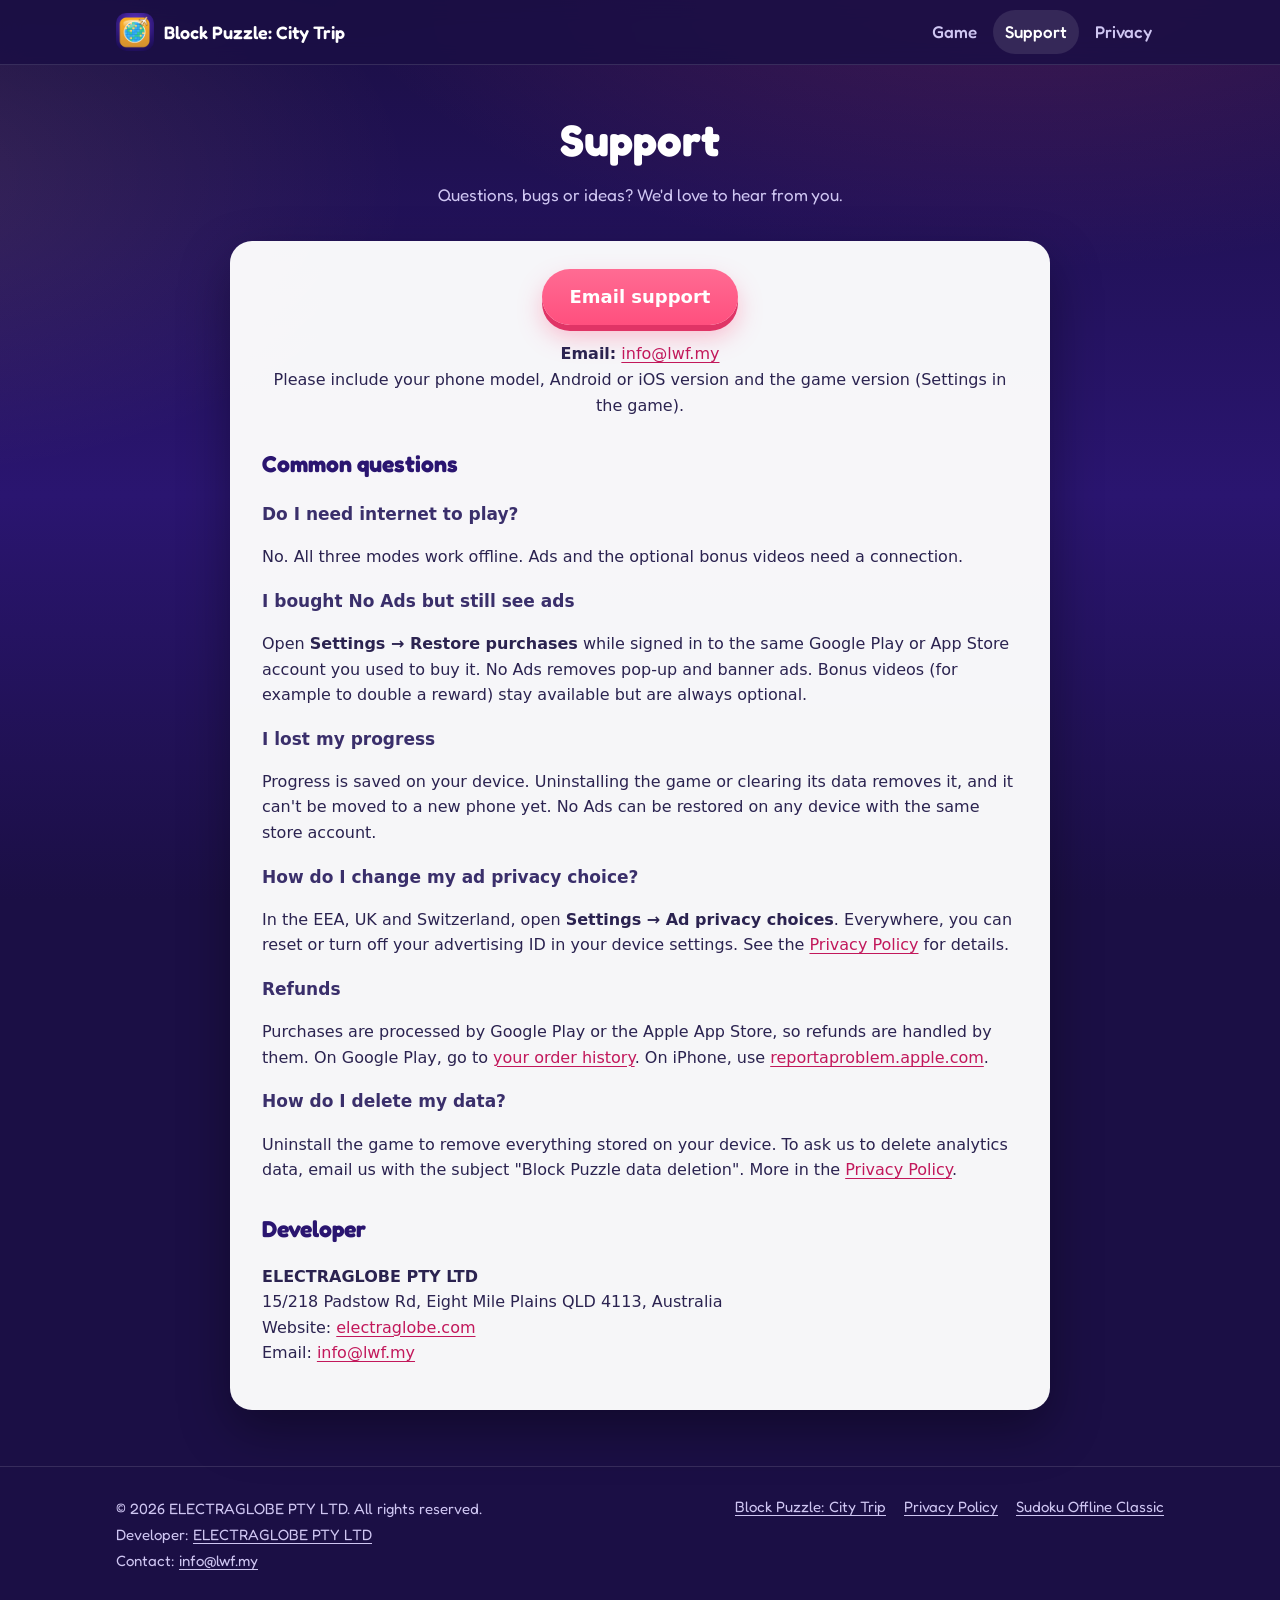
<file: block-puzzle/support.html>
<!DOCTYPE html>
<html lang="en">
<head>
  <meta charset="UTF-8">
  <meta name="viewport" content="width=device-width, initial-scale=1.0">
  <title>Support - Block Puzzle: City Trip</title>
  <meta name="description" content="Help and contact for the mobile game Block Puzzle: City Trip by ELECTRAGLOBE PTY LTD.">
  <meta name="robots" content="index, follow">
  <meta name="theme-color" content="#1b0f45">
  <link rel="canonical" href="https://sudokuofflineclassic.com/block-puzzle/support.html">
  <link rel="icon" type="image/png" sizes="32x32" href="img/icon-32.png">
  <link rel="apple-touch-icon" href="img/icon-180.png">
  <link rel="preconnect" href="https://fonts.googleapis.com">
  <link rel="preconnect" href="https://fonts.gstatic.com" crossorigin>
  <link href="https://fonts.googleapis.com/css2?family=Fredoka:wght@400;500;600;700&display=swap" rel="stylesheet">
  <link rel="stylesheet" href="style.css">
</head>
<body>

  <header class="bp-header">
    <div class="wrap">
      <a href="./" class="bp-brand" aria-label="Block Puzzle: City Trip home">
        <img src="img/icon-180.png" alt="" width="38" height="38">
        <span>Block Puzzle: City Trip</span>
      </a>
      <nav class="bp-nav" aria-label="Block Puzzle pages">
        <a href="./" class="hide-sm">Game</a>
        <a href="support.html" aria-current="page">Support</a>
        <a href="privacy.html">Privacy</a>
      </nav>
    </div>
  </header>

  <main>
    <section class="page-hero">
      <div class="wrap">
        <h1>Support</h1>
        <p>Questions, bugs or ideas? We'd love to hear from you.</p>
      </div>
    </section>

    <div class="wrap">
      <article class="doc">
        <p style="text-align:center; margin-top:0;">
          <a class="btn btn--pink" href="mailto:info@lwf.my?subject=Block%20Puzzle%3A%20City%20Trip%20support" style="color:#fff;">Email support</a>
        </p>
        <p style="text-align:center;">
          <strong>Email:</strong> <a href="mailto:info@lwf.my">info@lwf.my</a><br>
          Please include your phone model, Android or iOS version and the game version (Settings in the game).
        </p>

        <h2>Common questions</h2>

        <h3>Do I need internet to play?</h3>
        <p>No. All three modes work offline. Ads and the optional bonus videos need a connection.</p>

        <h3>I bought No Ads but still see ads</h3>
        <p>Open <strong>Settings &rarr; Restore purchases</strong> while signed in to the same Google Play or App Store account you used to buy it. No Ads removes pop-up and banner ads. Bonus videos (for example to double a reward) stay available but are always optional.</p>

        <h3>I lost my progress</h3>
        <p>Progress is saved on your device. Uninstalling the game or clearing its data removes it, and it can't be moved to a new phone yet. No Ads can be restored on any device with the same store account.</p>

        <h3>How do I change my ad privacy choice?</h3>
        <p>In the EEA, UK and Switzerland, open <strong>Settings &rarr; Ad privacy choices</strong>. Everywhere, you can reset or turn off your advertising ID in your device settings. See the <a href="privacy.html">Privacy Policy</a> for details.</p>

        <h3>Refunds</h3>
        <p>Purchases are processed by Google Play or the Apple App Store, so refunds are handled by them. On Google Play, go to <a href="https://play.google.com/store/account/orderhistory" target="_blank" rel="noopener noreferrer">your order history</a>. On iPhone, use <a href="https://reportaproblem.apple.com/" target="_blank" rel="noopener noreferrer">reportaproblem.apple.com</a>.</p>

        <h3>How do I delete my data?</h3>
        <p>Uninstall the game to remove everything stored on your device. To ask us to delete analytics data, email us with the subject "Block Puzzle data deletion". More in the <a href="privacy.html">Privacy Policy</a>.</p>

        <h2>Developer</h2>
        <p>
          <strong>ELECTRAGLOBE PTY LTD</strong><br>
          15/218 Padstow Rd, Eight Mile Plains QLD 4113, Australia<br>
          Website: <a href="https://electraglobe.com/" target="_blank" rel="noopener noreferrer">electraglobe.com</a><br>
          Email: <a href="mailto:info@lwf.my">info@lwf.my</a>
        </p>
      </article>
    </div>
  </main>

  <footer class="bp-footer">
    <div class="wrap">
      <div>
        <p>&copy; 2026 ELECTRAGLOBE PTY LTD. All rights reserved.</p>
        <p>Developer: <a href="https://electraglobe.com/" target="_blank" rel="noopener noreferrer">ELECTRAGLOBE PTY LTD</a></p>
        <p>Contact: <a href="mailto:info@lwf.my">info@lwf.my</a></p>
      </div>
      <nav aria-label="Footer">
        <a href="./">Block Puzzle: City Trip</a>
        <a href="privacy.html">Privacy Policy</a>
        <a href="/">Sudoku Offline Classic</a>
      </nav>
    </div>
  </footer>

</body>
</html>
</file>
<file: block-puzzle/style.css>
/* Block Puzzle: City Trip — pages under /block-puzzle/ only. Sudoku pages keep their own styles.css. */
:root {
  --night: #1b0f45;
  --night-2: #2a1570;
  --night-3: #3a1f8f;
  --pink: #ff4f7e;
  --pink-dark: #e03466;
  --gold: #ffd66b;
  --gold-dark: #f2b53a;
  --text: #ffffff;
  --muted: #cfc6f2;
  --card: rgba(255, 255, 255, 0.07);
  --card-line: rgba(255, 255, 255, 0.12);
  --radius: 22px;
  --max: 1080px;
}

* { box-sizing: border-box; }

html { scroll-behavior: smooth; }

body {
  margin: 0;
  font-family: "Fredoka", system-ui, -apple-system, "Segoe UI", Roboto, sans-serif;
  font-size: 17px;
  line-height: 1.6;
  color: var(--text);
  background: var(--night);
  background-image:
    radial-gradient(1200px 600px at 80% -10%, rgba(255, 79, 126, 0.18), transparent 60%),
    radial-gradient(900px 500px at -10% 20%, rgba(255, 214, 107, 0.10), transparent 60%),
    linear-gradient(180deg, var(--night) 0%, var(--night-2) 55%, var(--night) 100%);
  background-attachment: fixed;
  -webkit-font-smoothing: antialiased;
}

img { max-width: 100%; height: auto; display: block; }

a { color: var(--gold); text-underline-offset: 3px; }
a:hover { color: #fff1c4; }

.wrap { width: 100%; max-width: var(--max); margin: 0 auto; padding: 0 16px; }

/* Header */
.bp-header {
  position: sticky; top: 0; z-index: 10;
  background: rgba(27, 15, 69, 0.85);
  backdrop-filter: blur(10px);
  -webkit-backdrop-filter: blur(10px);
  border-bottom: 1px solid var(--card-line);
}
.bp-header .wrap { display: flex; align-items: center; justify-content: space-between; gap: 12px; height: 64px; }
.bp-brand { display: flex; align-items: center; gap: 10px; text-decoration: none; color: var(--text); font-weight: 600; font-size: 18px; }
.bp-brand img { width: 38px; height: 38px; border-radius: 10px; }
.bp-nav { display: flex; gap: 4px; }
.bp-nav a { color: var(--muted); text-decoration: none; font-weight: 500; padding: 8px 12px; border-radius: 999px; }
.bp-nav a:hover, .bp-nav a[aria-current="page"] { color: var(--text); background: rgba(255, 255, 255, 0.1); }

/* Buttons */
.btn {
  display: inline-flex; align-items: center; justify-content: center; gap: 8px;
  font: inherit; font-weight: 600; font-size: 18px; text-decoration: none;
  padding: 14px 28px; border-radius: 999px; border: 0; cursor: pointer;
  transition: transform 0.15s ease, box-shadow 0.15s ease;
}
.btn:hover { transform: translateY(-2px); }
.btn--pink { color: #fff; background: linear-gradient(180deg, #ff6b93, var(--pink)); box-shadow: 0 6px 0 var(--pink-dark), 0 12px 24px rgba(255, 79, 126, 0.35); }
.btn--pink:hover { color: #fff; }
.btn--gold { color: #4a2a00; background: linear-gradient(180deg, #ffe08a, var(--gold)); box-shadow: 0 6px 0 var(--gold-dark), 0 12px 24px rgba(255, 214, 107, 0.25); }
.btn--gold:hover { color: #4a2a00; }

.play-badge { display: inline-block; transition: transform 0.15s ease; }
.play-badge:hover { transform: translateY(-2px); }
.play-badge img { height: 62px; width: auto; }

/* Hero */
.hero { padding: 48px 0 32px; }
.hero .wrap { display: grid; grid-template-columns: 1.1fr 0.9fr; gap: 40px; align-items: center; }
.hero__icon { width: 96px; height: 96px; border-radius: 24px; box-shadow: 0 10px 30px rgba(0, 0, 0, 0.35); margin-bottom: 18px; }
.hero h1 { font-size: clamp(36px, 6vw, 58px); line-height: 1.05; margin: 0 0 14px; font-weight: 700; }
.hero h1 span { color: var(--gold); display: block; }
.hero p.lead { font-size: 20px; color: var(--muted); margin: 0 0 24px; max-width: 34em; }
.hero__cta { display: flex; flex-wrap: wrap; align-items: center; gap: 14px; }
.hero__note { font-size: 14px; color: var(--muted); margin-top: 12px; }
.hero__phones { display: flex; justify-content: center; gap: 16px; }
.hero__phones img:nth-child(2) { transform: translateY(36px); }

.phone {
  width: 100%; max-width: 250px; border-radius: 28px;
  border: 4px solid rgba(255, 255, 255, 0.15);
  box-shadow: 0 20px 50px rgba(0, 0, 0, 0.45);
  background: var(--night-2);
}

/* Stats strip */
.stats { display: grid; grid-template-columns: repeat(4, 1fr); gap: 12px; margin: 24px 0 8px; }
.stat { background: var(--card); border: 1px solid var(--card-line); border-radius: 18px; padding: 16px; text-align: center; }
.stat b { display: block; font-size: 30px; color: var(--gold); line-height: 1.1; }
.stat span { color: var(--muted); font-size: 15px; }

/* Sections */
section { padding: 40px 0; }
.section-title { text-align: center; font-size: clamp(28px, 4.5vw, 40px); margin: 0 0 8px; font-weight: 700; }
.section-sub { text-align: center; color: var(--muted); margin: 0 auto 32px; max-width: 36em; }

/* Modes */
.modes { display: grid; grid-template-columns: repeat(3, 1fr); gap: 20px; }
.mode { background: var(--card); border: 1px solid var(--card-line); border-radius: var(--radius); padding: 22px; display: flex; flex-direction: column; }
.mode img.phone { max-width: 220px; margin: 0 auto 18px; }
.mode h3 { margin: 0 0 6px; font-size: 24px; }
.mode .tag { display: inline-block; font-size: 13px; font-weight: 600; letter-spacing: 0.03em; text-transform: uppercase; padding: 3px 10px; border-radius: 999px; margin-bottom: 10px; align-self: flex-start; }
.tag--pink { background: rgba(255, 79, 126, 0.2); color: #ff9db7; }
.tag--gold { background: rgba(255, 214, 107, 0.18); color: var(--gold); }
.tag--blue { background: rgba(110, 170, 255, 0.18); color: #a9cbff; }
.mode p { margin: 0 0 10px; color: var(--muted); }
.mode ul { margin: 0; padding-left: 20px; color: var(--muted); }
.mode li { margin: 4px 0; }

/* Feature rows */
.feature { display: grid; grid-template-columns: 1fr 1fr; gap: 40px; align-items: center; margin: 0 0 48px; }
.feature:last-child { margin-bottom: 0; }
.feature--flip .feature__media { order: 2; }
.feature__media { display: flex; justify-content: center; gap: 14px; }
.feature__media .phone { max-width: 230px; }
.feature h3 { font-size: 30px; margin: 0 0 10px; }
.feature p { color: var(--muted); margin: 0 0 12px; }
.feature .emoji { font-size: 34px; display: block; margin-bottom: 6px; }

/* Small cards */
.cards { display: grid; grid-template-columns: repeat(3, 1fr); gap: 16px; }
.card { background: var(--card); border: 1px solid var(--card-line); border-radius: var(--radius); padding: 20px; }
.card h3 { margin: 0 0 6px; font-size: 21px; }
.card p { margin: 0; color: var(--muted); }

/* How to play */
.steps { counter-reset: s; list-style: none; margin: 0 auto; padding: 0; max-width: 640px; }
.steps li { counter-increment: s; position: relative; padding: 14px 16px 14px 64px; margin-bottom: 12px; background: var(--card); border: 1px solid var(--card-line); border-radius: 18px; }
.steps li::before { content: counter(s); position: absolute; left: 14px; top: 50%; transform: translateY(-50%); width: 36px; height: 36px; border-radius: 50%; background: var(--pink); color: #fff; font-weight: 700; display: grid; place-items: center; }

/* Download band */
.band { text-align: center; background: linear-gradient(135deg, var(--night-3), #5b2aa8); border: 1px solid var(--card-line); border-radius: 28px; padding: 40px 20px; }
.band img.band__icon { width: 88px; height: 88px; border-radius: 22px; margin: 0 auto 14px; }
.band h2 { margin: 0 0 8px; font-size: clamp(28px, 4.5vw, 38px); }
.band p { color: var(--muted); margin: 0 auto 22px; max-width: 32em; }

/* Text pages (privacy / support) */
.page-hero { padding: 40px 0 8px; text-align: center; }
.page-hero h1 { font-size: clamp(30px, 5vw, 44px); margin: 0 0 6px; }
.page-hero p { color: var(--muted); margin: 0; }
.doc { background: rgba(255, 255, 255, 0.96); color: #2b2350; border-radius: var(--radius); padding: 28px 32px; margin: 24px auto 0; max-width: 820px; box-shadow: 0 20px 50px rgba(0, 0, 0, 0.35); font-family: system-ui, -apple-system, "Segoe UI", Roboto, sans-serif; font-size: 16px; }
.doc h2 { font-family: "Fredoka", system-ui, sans-serif; color: var(--night-2); font-size: 23px; margin: 28px 0 8px; }
.doc h2:first-child { margin-top: 0; }
.doc h3 { font-size: 17px; margin: 18px 0 6px; color: #3a2f6b; }
.doc a { color: #c2185b; }
.doc a:hover { color: #8e0f42; }
.doc ul { padding-left: 22px; }
.doc li { margin: 4px 0; }
.doc code { background: #f1edff; padding: 1px 6px; border-radius: 6px; font-size: 0.92em; }
.doc table { width: 100%; border-collapse: collapse; margin: 10px 0; font-size: 15px; }
.doc th, .doc td { text-align: left; vertical-align: top; padding: 8px 10px; border-bottom: 1px solid #e6e1f7; }
.doc th { background: #f6f3ff; color: #3a2f6b; }
.doc .summary { background: #fff6d8; border: 1px solid #f5dc8f; border-radius: 14px; padding: 14px 18px; margin-bottom: 8px; }
.doc .summary ul { margin: 6px 0 0; }

/* Footer */
.bp-footer { margin-top: 56px; padding: 28px 0 36px; border-top: 1px solid var(--card-line); color: var(--muted); font-size: 15px; }
.bp-footer .wrap { display: flex; flex-wrap: wrap; justify-content: space-between; gap: 18px; }
.bp-footer p { margin: 2px 0; }
.bp-footer nav { display: flex; flex-wrap: wrap; gap: 6px 18px; }
.bp-footer a { color: var(--muted); }
.bp-footer a:hover { color: var(--text); }

/* Phone layout */
@media (max-width: 860px) {
  .hero { padding-top: 28px; }
  .hero .wrap { grid-template-columns: 1fr; gap: 28px; text-align: center; }
  .hero__icon { margin: 0 auto 16px; }
  .hero p.lead { margin-left: auto; margin-right: auto; }
  .hero__cta { justify-content: center; }
  .hero__phones .phone { max-width: 46%; }
  .hero__phones { padding-bottom: 28px; }
  .hero__phones img:nth-child(2) { transform: translateY(20px); }
  .stats { grid-template-columns: repeat(2, 1fr); }
  .modes, .cards { grid-template-columns: 1fr; }
  .feature, .feature--flip { grid-template-columns: 1fr; gap: 20px; text-align: center; }
  .feature--flip .feature__media { order: 0; }
  .feature__media .phone { max-width: 46%; }
  .bp-nav a.hide-sm { display: none; }
  .doc { padding: 22px 18px; }
}

@media (max-width: 420px) {
  body { font-size: 16px; }
  .bp-brand span { display: none; }
  .bp-nav a { padding: 8px 10px; }
  .play-badge img { height: 56px; }
}
</file>
<file: styles.css>
/* Sudoku Offline Classic — Official Website */

:root {
  --bg: #f7f8fc;
  --bg-soft: linear-gradient(160deg, #f7f8fc 0%, #eef0ff 45%, #f5f0ff 100%);
  --card: #ffffff;
  --text: #121a35;
  --text-muted: #5b6478;
  --purple: #7c3aed;
  --indigo: #6366f1;
  --blue: #3b82f6;
  --pink: #ec4899;
  --highlight: #f59e0b;
  --highlight-soft: #fef3c7;
  --gradient: linear-gradient(135deg, #7c3aed 0%, #6366f1 55%, #3b82f6 100%);
  --gradient-cta: linear-gradient(135deg, #6d28d9 0%, #4f46e5 50%, #2563eb 100%);
  --shadow-sm: 0 2px 10px rgba(18, 26, 53, 0.06);
  --shadow-md: 0 8px 30px rgba(18, 26, 53, 0.08);
  --shadow-lg: 0 16px 50px rgba(99, 102, 241, 0.14);
  --radius: 16px;
  --radius-lg: 24px;
  --header-h: 72px;
  --font: 'Inter', -apple-system, BlinkMacSystemFont, 'Segoe UI', Roboto, sans-serif;
  --ease: 0.25s ease;
}

*, *::before, *::after { box-sizing: border-box; margin: 0; padding: 0; }

html { scroll-behavior: smooth; -webkit-text-size-adjust: 100%; }

body {
  font-family: var(--font);
  font-size: 16px;
  line-height: 1.6;
  color: var(--text);
  background: var(--bg);
  overflow-x: hidden;
}

img { max-width: 100%; height: auto; display: block; }
a { color: inherit; text-decoration: none; }

.container {
  width: 100%;
  max-width: 1140px;
  margin: 0 auto;
  padding: 0 20px;
}

/* Utilities */
.gradient-text {
  background: var(--gradient);
  -webkit-background-clip: text;
  -webkit-text-fill-color: transparent;
  background-clip: text;
}

.section-title {
  font-size: clamp(1.5rem, 4vw, 2.1rem);
  font-weight: 800;
  text-align: center;
  letter-spacing: -0.03em;
  margin-bottom: 12px;
}

.section-subtitle {
  text-align: center;
  color: var(--text-muted);
  max-width: 560px;
  margin: 0 auto 48px;
  font-size: 1.05rem;
  line-height: 1.7;
}

/* Buttons */
.btn {
  display: inline-flex;
  align-items: center;
  justify-content: center;
  gap: 8px;
  font-family: var(--font);
  font-weight: 600;
  font-size: 0.95rem;
  border: none;
  border-radius: 50px;
  cursor: pointer;
  transition: transform var(--ease), box-shadow var(--ease), opacity var(--ease);
}

.btn--gradient {
  background: var(--gradient);
  color: #fff;
  padding: 14px 28px;
  box-shadow: 0 6px 20px rgba(124, 58, 237, 0.35);
}

.btn--gradient:hover {
  transform: translateY(-2px);
  box-shadow: 0 10px 28px rgba(124, 58, 237, 0.45);
}

.btn--outline {
  background: var(--card);
  color: var(--purple);
  padding: 14px 28px;
  border: 2px solid rgba(124, 58, 237, 0.2);
  box-shadow: var(--shadow-sm);
}

.btn--outline:hover {
  border-color: var(--purple);
  transform: translateY(-2px);
}

.btn--sm { padding: 10px 20px; font-size: 0.85rem; }

/* Store buttons */
.store-buttons {
  display: flex;
  flex-wrap: wrap;
  align-items: center;
  gap: 12px;
  margin-top: 28px;
}

.store-buttons--center { justify-content: center; }

.store-btn {
  display: inline-block;
  transition: transform var(--ease), opacity var(--ease);
  line-height: 0;
}

.store-btn:hover { transform: translateY(-2px); opacity: 0.92; }

.store-btn--apple img { height: 40px; width: auto; }
.store-btn--google img { height: 60px; width: auto; }

/* Header */
.header {
  position: fixed;
  top: 0; left: 0; right: 0;
  z-index: 200;
  height: var(--header-h);
  background: rgba(255, 255, 255, 0.88);
  backdrop-filter: blur(14px);
  -webkit-backdrop-filter: blur(14px);
  border-bottom: 1px solid rgba(18, 26, 53, 0.06);
  transition: box-shadow var(--ease);
}

.header--scrolled { box-shadow: var(--shadow-sm); }

.header__inner {
  display: flex;
  align-items: center;
  justify-content: space-between;
  height: 100%;
  gap: 16px;
}

.logo {
  display: flex;
  align-items: center;
  gap: 10px;
  font-weight: 700;
  font-size: 0.95rem;
  color: var(--text);
  flex-shrink: 0;
}

.logo__img {
  width: 40px;
  height: 40px;
  border-radius: 10px;
  object-fit: cover;
}

.logo__text { display: none; }

.nav-toggle {
  display: flex;
  flex-direction: column;
  justify-content: center;
  gap: 5px;
  width: 42px;
  height: 42px;
  background: none;
  border: none;
  cursor: pointer;
  padding: 8px;
  border-radius: 10px;
}

.nav-toggle:hover { background: rgba(124, 58, 237, 0.08); }

.nav-toggle span {
  display: block;
  width: 22px;
  height: 2px;
  background: var(--text);
  border-radius: 2px;
  transition: transform var(--ease), opacity var(--ease);
}

.nav-toggle[aria-expanded="true"] span:nth-child(1) { transform: translateY(7px) rotate(45deg); }
.nav-toggle[aria-expanded="true"] span:nth-child(2) { opacity: 0; }
.nav-toggle[aria-expanded="true"] span:nth-child(3) { transform: translateY(-7px) rotate(-45deg); }

.nav {
  display: none;
  align-items: center;
  gap: 24px;
}

.nav__link {
  font-size: 0.9rem;
  font-weight: 500;
  color: var(--text-muted);
  transition: color var(--ease);
}

.nav__link:hover,
.nav__link--active { color: var(--purple); }

.header__cta { display: none; }

.nav--open {
  display: flex;
  flex-direction: column;
  position: absolute;
  top: var(--header-h);
  left: 0; right: 0;
  background: var(--card);
  padding: 20px;
  gap: 14px;
  box-shadow: var(--shadow-md);
  border-bottom: 1px solid rgba(18, 26, 53, 0.06);
}

/* Hero */
.hero {
  padding: calc(var(--header-h) + 40px) 0 72px;
  background: var(--bg-soft);
  position: relative;
  overflow: hidden;
}

.hero::before {
  content: '';
  position: absolute;
  width: 500px;
  height: 500px;
  border-radius: 50%;
  background: radial-gradient(circle, rgba(124, 58, 237, 0.1) 0%, transparent 70%);
  top: -100px;
  right: -100px;
  pointer-events: none;
}

.hero__grid {
  display: grid;
  grid-template-columns: 1fr;
  gap: 48px;
  align-items: center;
  position: relative;
  z-index: 1;
}

.hero__title {
  font-size: clamp(2rem, 6vw, 3.2rem);
  font-weight: 800;
  line-height: 1.12;
  letter-spacing: -0.04em;
  margin-bottom: 20px;
}

.hero__subtitle {
  font-size: clamp(1rem, 2.5vw, 1.15rem);
  color: var(--text-muted);
  max-width: 500px;
  line-height: 1.75;
}

.chips {
  display: flex;
  flex-wrap: wrap;
  gap: 10px;
  margin-top: 28px;
}

.chip {
  display: inline-flex;
  align-items: center;
  gap: 6px;
  background: var(--card);
  padding: 8px 14px;
  border-radius: 50px;
  font-size: 0.8rem;
  font-weight: 600;
  color: var(--text);
  box-shadow: var(--shadow-sm);
  border: 1px solid rgba(18, 26, 53, 0.05);
}

.chip__dot {
  width: 8px;
  height: 8px;
  border-radius: 50%;
  background: var(--gradient);
}

/* Phone frame */
.hero__visual {
  display: flex;
  justify-content: center;
  position: relative;
}

.phone-frame {
  position: relative;
  width: min(280px, 78vw);
  background: #121a35;
  border-radius: 36px;
  padding: 8px;
  box-shadow: var(--shadow-lg), 0 0 0 1px rgba(255, 255, 255, 0.08);
}

.phone-frame__screen {
  border-radius: 28px;
  overflow: hidden;
  background: #0a0e1a;
  aspect-ratio: 9 / 16;
  display: flex;
  align-items: center;
  justify-content: center;
}

.phone-frame__screen img {
  width: 100%;
  height: 100%;
  object-fit: contain;
  object-position: center center;
  display: block;
}

.phone-frame--gallery {
  width: 100%;
  max-width: 220px;
  margin: 0 auto;
  padding: 7px;
  border-radius: 30px;
}

.phone-frame--gallery .phone-frame__screen {
  border-radius: 24px;
}

/* Hero screenshot carousel */
.hero-carousel {
  display: flex;
  flex-direction: column;
  align-items: center;
  gap: 16px;
}

.phone-frame__screen--carousel {
  position: relative;
}

.hero-carousel__slide {
  position: absolute;
  inset: 0;
  opacity: 0;
  transition: opacity 0.7s ease-in-out;
  pointer-events: none;
}

.hero-carousel__slide.is-active {
  opacity: 1;
  pointer-events: auto;
}

.hero-carousel__slide img {
  width: 100%;
  height: 100%;
  object-fit: contain;
  object-position: center center;
  display: block;
}

.hero-carousel__dots {
  display: flex;
  gap: 8px;
  justify-content: center;
}

.hero-carousel__dot {
  width: 8px;
  height: 8px;
  border: none;
  border-radius: 50%;
  padding: 0;
  background: rgba(124, 58, 237, 0.25);
  cursor: pointer;
  transition: transform var(--ease), background var(--ease);
}

.hero-carousel__dot.is-active {
  background: var(--purple);
  transform: scale(1.2);
}

.hero-carousel__dot:hover {
  background: var(--purple-light);
}

@media (prefers-reduced-motion: reduce) {
  .hero-carousel__slide {
    transition: none;
  }
}

.hero__glow {
  position: absolute;
  width: 200px;
  height: 200px;
  border-radius: 50%;
  background: radial-gradient(circle, rgba(245, 158, 11, 0.2), transparent 70%);
  bottom: 10%;
  left: 5%;
  pointer-events: none;
}

/* Features */
.features {
  padding: 88px 0 48px;
  background: var(--card);
}

.features__grid {
  display: grid;
  grid-template-columns: 1fr;
  gap: 20px;
  margin-top: 48px;
}

.feature-card {
  background: var(--bg);
  border-radius: var(--radius);
  padding: 28px 24px;
  box-shadow: var(--shadow-sm);
  border: 1px solid rgba(18, 26, 53, 0.04);
  transition: transform var(--ease), box-shadow var(--ease);
}

.feature-card:hover {
  transform: translateY(-4px);
  box-shadow: var(--shadow-md);
}

.feature-card__icon {
  width: 52px;
  height: 52px;
  border-radius: 14px;
  display: flex;
  align-items: center;
  justify-content: center;
  margin-bottom: 16px;
}

.feature-card__icon--purple { background: #ede9fe; color: var(--purple); }
.feature-card__icon--orange { background: #ffedd5; color: #ea580c; }
.feature-card__icon--green { background: #dcfce7; color: #16a34a; }
.feature-card__icon--blue { background: #dbeafe; color: var(--blue); }
.feature-card__icon--indigo { background: #e0e7ff; color: var(--indigo); }
.feature-card__icon--pink { background: #fce7f3; color: var(--pink); }

.feature-card__title {
  font-size: 1.05rem;
  font-weight: 700;
  margin-bottom: 8px;
}

.feature-card__text {
  font-size: 0.92rem;
  color: var(--text-muted);
  line-height: 1.65;
}

/* Experience */
.experience {
  padding: 88px 0;
}

.experience__card {
  display: grid;
  grid-template-columns: 1fr;
  gap: 32px;
  align-items: center;
  background: var(--card);
  border-radius: var(--radius-lg);
  padding: 36px 28px;
  box-shadow: var(--shadow-md);
  border: 1px solid rgba(18, 26, 53, 0.04);
}

.experience__visual {
  display: flex;
  justify-content: center;
}

.experience__board {
  width: 180px;
  padding: 12px;
  background: var(--bg);
  border-radius: var(--radius);
  box-shadow: var(--shadow-sm);
}

.mini-sudoku {
  display: grid;
  grid-template-columns: repeat(3, 1fr);
  gap: 4px;
}

.mini-sudoku span {
  aspect-ratio: 1;
  display: flex;
  align-items: center;
  justify-content: center;
  background: var(--card);
  border-radius: 8px;
  font-weight: 700;
  font-size: 1.1rem;
  box-shadow: var(--shadow-sm);
}

.mini-sudoku span.hl {
  background: var(--highlight-soft);
  color: #b45309;
}

.experience__title {
  font-size: clamp(1.3rem, 3.5vw, 1.75rem);
  font-weight: 800;
  margin-bottom: 16px;
  letter-spacing: -0.02em;
}

.experience__text {
  color: var(--text-muted);
  font-size: 1.05rem;
  line-height: 1.75;
}

/* Preview */
.preview {
  padding: 88px 0;
  background: var(--bg-soft);
}

.preview__grid {
  display: grid;
  grid-template-columns: 1fr;
  gap: 28px;
}

.preview-item {
  text-align: center;
}

.preview-item__caption {
  margin-top: 16px;
  font-weight: 600;
  font-size: 0.95rem;
  color: var(--text);
}

.preview-item__sub {
  font-size: 0.85rem;
  color: var(--text-muted);
  margin-top: 4px;
}

/* Gallery */
.gallery {
  padding: 88px 0;
  background: var(--card);
}

.gallery__grid {
  display: grid;
  grid-template-columns: repeat(2, 1fr);
  gap: 20px;
}

.gallery__item {
  cursor: pointer;
  transition: transform var(--ease);
}

.gallery__item:hover { transform: translateY(-4px); }

.gallery__item figcaption {
  margin-top: 12px;
  font-size: 0.82rem;
  font-weight: 600;
  color: var(--text-muted);
  text-align: center;
}

/* CTA */
.cta {
  padding: 16px 0 56px;
  background: var(--card);
}

.cta__banner {
  background: var(--gradient-cta);
  border-radius: var(--radius-lg);
  padding: 40px 24px;
  text-align: center;
  position: relative;
  overflow: hidden;
  box-shadow: 0 12px 48px rgba(79, 70, 229, 0.35);
}

.cta__banner::before {
  content: '';
  position: absolute;
  width: 300px;
  height: 300px;
  border-radius: 50%;
  background: radial-gradient(circle, rgba(245, 158, 11, 0.25), transparent 70%);
  top: -80px;
  right: -60px;
  pointer-events: none;
}

.cta__title {
  font-size: clamp(1.5rem, 4.5vw, 2.3rem);
  font-weight: 800;
  color: #fff;
  letter-spacing: -0.03em;
  line-height: 1.2;
  position: relative;
}

.cta__highlight { color: #fde047; }

.cta__subtitle {
  color: rgba(255, 255, 255, 0.88);
  font-size: 1.05rem;
  margin: 12px auto 0;
  max-width: 480px;
  position: relative;
}

.cta .store-buttons {
  margin-top: 20px;
  margin-bottom: 0;
}

/* Footer */
.footer {
  background: #0f1528;
  color: rgba(255, 255, 255, 0.75);
  padding: 40px 0 28px;
}

.footer__inner {
  display: flex;
  flex-direction: column;
  gap: 28px;
  text-align: center;
}

.footer__brand {
  display: flex;
  align-items: center;
  justify-content: center;
  gap: 10px;
  font-weight: 700;
  color: #fff;
}

.footer__brand img {
  width: 36px;
  height: 36px;
  border-radius: 8px;
  object-fit: cover;
}

.footer__info p { font-size: 0.85rem; line-height: 1.8; }

.footer__info a {
  color: rgba(255, 255, 255, 0.9);
  transition: color var(--ease);
}

.footer__info a:hover { color: #fde047; }

.footer__love {
  font-style: italic;
  opacity: 0.85;
  margin-top: 4px;
}

.footer__links {
  display: flex;
  flex-wrap: wrap;
  justify-content: center;
  gap: 16px 24px;
}

.footer__links a {
  color: #fde047;
  font-size: 0.9rem;
  font-weight: 500;
  transition: opacity var(--ease);
}

.footer__links a:hover { opacity: 0.8; }

/* Subpages */
.page-hero {
  padding: calc(var(--header-h) + 48px) 0 40px;
  background: var(--bg-soft);
  text-align: center;
}

.page-hero__title {
  font-size: clamp(1.8rem, 5vw, 2.5rem);
  font-weight: 800;
  letter-spacing: -0.03em;
  margin-bottom: 8px;
}

.page-hero__meta {
  color: var(--text-muted);
  font-size: 0.95rem;
}

.page-content {
  padding: 48px 0 88px;
}

.content-card {
  background: var(--card);
  border-radius: var(--radius-lg);
  padding: 36px 28px;
  box-shadow: var(--shadow-md);
  border: 1px solid rgba(18, 26, 53, 0.04);
  max-width: 800px;
  margin: 0 auto;
}

.content-card h2 {
  font-size: 1.2rem;
  font-weight: 700;
  margin: 32px 0 12px;
  color: var(--text);
}

.content-card h2:first-child { margin-top: 0; }

.content-card p,
.content-card li {
  color: var(--text-muted);
  font-size: 0.95rem;
  line-height: 1.75;
  margin-bottom: 12px;
}

.content-card ul {
  padding-left: 20px;
  margin-bottom: 16px;
}

.content-card a { color: var(--purple); font-weight: 500; }
.content-card a:hover { text-decoration: underline; }

/* Support page */
.support-grid {
  display: grid;
  grid-template-columns: 1fr;
  gap: 20px;
  margin: 32px 0;
}

.support-topic {
  background: var(--bg);
  border-radius: var(--radius);
  padding: 20px;
  border: 1px solid rgba(18, 26, 53, 0.05);
}

.support-topic h3 {
  font-size: 1rem;
  font-weight: 700;
  margin-bottom: 6px;
}

.support-topic p {
  font-size: 0.9rem;
  color: var(--text-muted);
  margin: 0;
}

.support-actions {
  display: flex;
  flex-wrap: wrap;
  gap: 12px;
  justify-content: center;
  margin-top: 32px;
}

/* Lightbox */
.lightbox {
  display: none;
  position: fixed;
  inset: 0;
  z-index: 500;
  background: rgba(15, 21, 40, 0.92);
  align-items: center;
  justify-content: center;
  padding: 20px;
}

.lightbox--open { display: flex; }

.lightbox__img {
  max-height: 90vh;
  max-width: 100%;
  border-radius: var(--radius);
  box-shadow: var(--shadow-lg);
}

.lightbox__close {
  position: absolute;
  top: 20px;
  right: 20px;
  width: 44px;
  height: 44px;
  border: none;
  border-radius: 50%;
  background: rgba(255, 255, 255, 0.15);
  color: #fff;
  font-size: 1.5rem;
  cursor: pointer;
  display: flex;
  align-items: center;
  justify-content: center;
}

.lightbox__close:hover { background: rgba(255, 255, 255, 0.25); }

/* Responsive */
@media (min-width: 600px) {
  .logo__text { display: inline; }
  .features__grid { grid-template-columns: repeat(2, 1fr); }
  .preview__grid { grid-template-columns: repeat(3, 1fr); }
  .experience__card { grid-template-columns: auto 1fr; padding: 48px 40px; }
  .support-grid { grid-template-columns: repeat(2, 1fr); }
  .footer__inner {
    flex-direction: row;
    justify-content: space-between;
    align-items: center;
    text-align: left;
  }
  .footer__brand { justify-content: flex-start; }
}

@media (min-width: 900px) {
  .nav-toggle { display: none; }
  .nav { display: flex; }
  .header__cta { display: inline-flex; }
  .hero__grid { grid-template-columns: 1fr 1fr; gap: 64px; }
  .features__grid { grid-template-columns: repeat(3, 1fr); }
  .gallery__grid { grid-template-columns: repeat(3, 1fr); gap: 28px; }
  .content-card { padding: 48px 56px; }
}

@media (min-width: 1100px) {
  .gallery__grid { grid-template-columns: repeat(5, 1fr); }
}

/* ============================================
   Smart download page (Instagram / social link)
   ============================================ */

.download-page {
  min-height: 100vh;
  background: #f5f6fc;
  position: relative;
  overflow-x: hidden;
}

.download__bg {
  position: fixed;
  inset: 0;
  pointer-events: none;
  z-index: 0;
}

.download__blob {
  position: absolute;
  border-radius: 50%;
  filter: blur(60px);
}

.download__blob--1 {
  width: 320px;
  height: 320px;
  background: rgba(124, 58, 237, 0.18);
  top: -80px;
  right: -60px;
}

.download__blob--2 {
  width: 280px;
  height: 280px;
  background: rgba(59, 130, 246, 0.14);
  bottom: -60px;
  left: -40px;
}

.download {
  min-height: 100vh;
  display: flex;
  flex-direction: column;
  align-items: center;
  justify-content: center;
  padding: 28px 16px;
  position: relative;
  z-index: 1;
}

.download__card {
  width: 100%;
  max-width: 440px;
  background: rgba(255, 255, 255, 0.92);
  backdrop-filter: blur(12px);
  -webkit-backdrop-filter: blur(12px);
  border-radius: 28px;
  padding: 32px 24px 28px;
  text-align: center;
  box-shadow: 0 20px 60px rgba(18, 26, 53, 0.1), 0 0 0 1px rgba(255, 255, 255, 0.8) inset;
  border: 1px solid rgba(18, 26, 53, 0.05);
}

.download__header {
  margin-bottom: 16px;
}

.download__logo-wrap {
  position: relative;
  display: inline-block;
  margin-bottom: 16px;
}

.download__logo-wrap::before {
  content: '';
  position: absolute;
  inset: -8px;
  border-radius: 26px;
  background: var(--gradient);
  opacity: 0.2;
  filter: blur(8px);
}

.download__logo {
  position: relative;
  width: 88px;
  height: 88px;
  border-radius: 20px;
  object-fit: cover;
  box-shadow: var(--shadow-md);
}

.download__title {
  font-size: 1.5rem;
  font-weight: 800;
  letter-spacing: -0.03em;
  margin-bottom: 6px;
  line-height: 1.2;
}

.download__tagline {
  color: var(--text-muted);
  font-size: 0.95rem;
  line-height: 1.55;
}

.download__preview {
  margin: 0 auto 20px;
  padding-top: 20px;
  border-top: 1px solid rgba(18, 26, 53, 0.06);
  display: flex;
  flex-direction: column;
  align-items: center;
  gap: 12px;
  width: 100%;
}

.phone-frame--download {
  width: min(200px, 52vw);
  padding: 7px;
  border-radius: 30px;
}

.phone-frame--download .phone-frame__screen {
  border-radius: 24px;
}

.download__dots {
  margin-top: 0;
}

.download__dots .hero-carousel__dot {
  pointer-events: none;
}

.download__perks {
  display: flex;
  flex-wrap: wrap;
  justify-content: center;
  gap: 8px;
  margin-bottom: 16px;
}

.download__perk {
  font-size: 0.72rem;
  font-weight: 600;
  color: var(--text);
  background: linear-gradient(135deg, rgba(124, 58, 237, 0.08), rgba(99, 102, 241, 0.06));
  border: 1px solid rgba(124, 58, 237, 0.12);
  padding: 6px 12px;
  border-radius: 50px;
}

.download__status {
  min-height: 36px;
  display: flex;
  flex-direction: column;
  align-items: center;
  justify-content: center;
  gap: 8px;
  margin-bottom: 16px;
  padding: 10px 16px;
  border-radius: 12px;
  background: rgba(124, 58, 237, 0.06);
}

.download__status-text {
  font-size: 0.88rem;
  font-weight: 600;
  color: var(--purple);
  margin: 0;
}

.download__spinner {
  width: 24px;
  height: 24px;
  border: 2.5px solid rgba(124, 58, 237, 0.15);
  border-top-color: var(--purple);
  border-radius: 50%;
  animation: spin 0.8s linear infinite;
}

@keyframes spin {
  to { transform: rotate(360deg); }
}

.download__stores {
  display: flex;
  flex-direction: column;
  align-items: stretch;
  gap: 12px;
  margin-bottom: 12px;
}

.download__store-btn {
  display: flex;
  flex-direction: column;
  align-items: center;
  gap: 6px;
  padding: 16px 20px;
  border-radius: var(--radius);
  background: var(--card);
  border: 2px solid rgba(18, 26, 53, 0.07);
  transition: transform var(--ease), box-shadow var(--ease), border-color var(--ease);
}

.download__store-btn:hover {
  transform: translateY(-2px);
  box-shadow: var(--shadow-md);
}

.download__store-btn.is-recommended {
  border-color: var(--purple);
  box-shadow: 0 0 0 4px rgba(124, 58, 237, 0.12), var(--shadow-md);
  background: linear-gradient(135deg, rgba(124, 58, 237, 0.04), rgba(99, 102, 241, 0.03));
}

.download__store-label {
  font-size: 0.78rem;
  font-weight: 600;
  color: var(--text-muted);
}

.download__store-btn--apple img { height: 42px; width: auto; }
.download__store-btn--google img { height: 56px; width: auto; }

.download__hint {
  font-size: 0.8rem;
  color: var(--text-muted);
  line-height: 1.5;
  margin: 0 0 8px;
}

.download__home {
  display: inline-flex;
  align-items: center;
  gap: 6px;
  font-size: 0.88rem;
  font-weight: 600;
  color: var(--purple);
  padding: 10px 16px;
  border-radius: 50px;
  background: rgba(124, 58, 237, 0.06);
  transition: background var(--ease), transform var(--ease);
}

.download__home:hover {
  background: rgba(124, 58, 237, 0.12);
  transform: translateX(-2px);
}

.download__footer {
  margin-top: 20px;
  font-size: 0.78rem;
  color: var(--text-muted);
  text-align: center;
}

.download__counter {
  display: inline-flex;
  align-items: center;
  gap: 8px;
  margin-bottom: 12px;
  padding: 8px 14px;
  border-radius: 50px;
  background: rgba(124, 58, 237, 0.08);
  border: 1px solid rgba(124, 58, 237, 0.12);
  font-size: 0.8rem;
  color: var(--text-muted);
}

.download__counter strong {
  color: var(--purple);
  font-weight: 700;
}

.download__counter-dot {
  width: 8px;
  height: 8px;
  border-radius: 50%;
  background: #22c55e;
  box-shadow: 0 0 0 3px rgba(34, 197, 94, 0.2);
  animation: pulse-dot 2s ease-in-out infinite;
}

@keyframes pulse-dot {
  0%, 100% { opacity: 1; }
  50% { opacity: 0.5; }
}

.download__footer a {
  color: var(--text-muted);
  font-weight: 500;
  transition: color var(--ease);
}

.download__footer a:hover { color: var(--purple); }

.download__footer .footer__love {
  margin-top: 6px;
  font-style: italic;
  color: var(--text-muted);
}

@media (min-width: 480px) {
  .download__card {
    padding: 40px 36px 32px;
  }

  .download__stores {
    flex-direction: row;
    gap: 14px;
  }

  .download__store-btn {
    flex: 1;
    min-width: 0;
  }
}

@media (prefers-reduced-motion: reduce) {
  .hero-carousel__slide { transition: none; }
}
</file>
